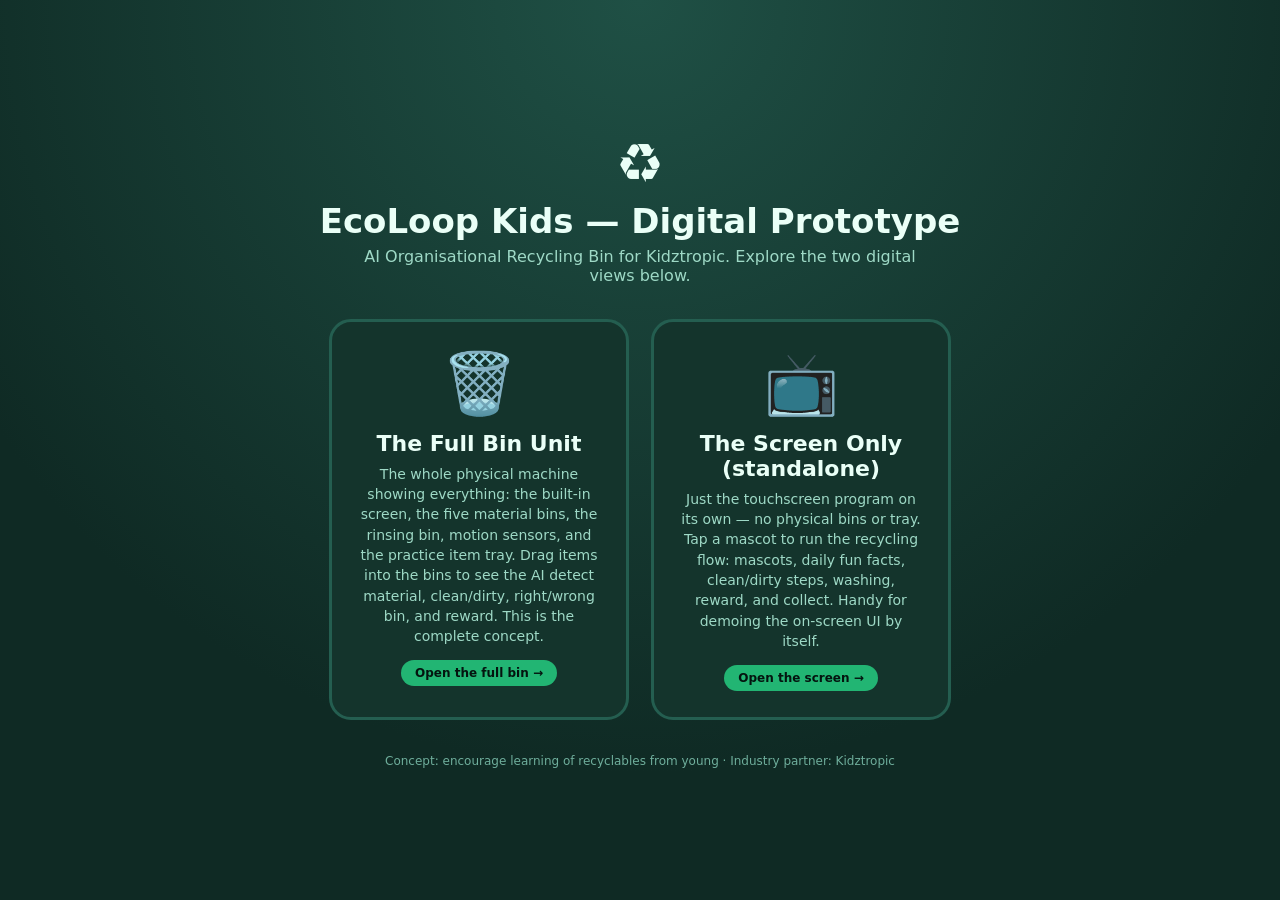
<file: digital-prototype/index.html>
<!DOCTYPE html>
<html lang="en">
<head>
  <meta charset="UTF-8" />
  <meta name="viewport" content="width=device-width, initial-scale=1.0" />
  <title>EcoLoop Kids | Digital Prototype</title>
  <style>
    * { margin: 0; padding: 0; box-sizing: border-box; }
    body {
      font-family: "Baloo 2", "Trebuchet MS", system-ui, sans-serif;
      background: radial-gradient(circle at 50% 0%, #1f5045, #0f2a24 70%);
      min-height: 100vh; color: #eafff7;
      display: flex; flex-direction: column; align-items: center; justify-content: center;
      padding: 30px; text-align: center;
    }
    .logo { font-size: 54px; }
    h1 { font-size: 34px; margin: 6px 0; }
    .sub { color: #9ed9c6; margin-bottom: 34px; font-size: 16px; max-width: 560px; }
    .cards { display: flex; gap: 22px; flex-wrap: wrap; justify-content: center; }
    .card {
      width: 300px; background: #14342c; border: 3px solid #245e50;
      border-radius: 22px; padding: 26px; text-decoration: none; color: #eafff7;
      transition: transform .15s ease, border-color .2s ease, box-shadow .2s ease;
    }
    .card:hover { transform: translateY(-6px); border-color: #22b573; box-shadow: 0 16px 30px rgba(0,0,0,.4); }
    .card .icon { font-size: 60px; }
    .card h2 { font-size: 22px; margin: 12px 0 8px; }
    .card p { font-size: 14px; color: #9ed9c6; line-height: 1.45; }
    .tag {
      display: inline-block; margin-top: 14px; font-size: 12px; font-weight: 800;
      background: #22b573; color: #04140f; padding: 6px 14px; border-radius: 999px;
    }
    footer { margin-top: 34px; font-size: 12px; color: #6fae9c; }
  </style>
</head>
<body>
  <div class="logo">♻️</div>
  <h1>EcoLoop Kids — Digital Prototype</h1>
  <p class="sub">AI Organisational Recycling Bin for Kidztropic. Explore the two digital views below.</p>

  <div class="cards">
    <a class="card" href="bin/bin.html">
      <div class="icon">🗑️</div>
      <h2>The Full Bin Unit</h2>
      <p>The whole physical machine showing everything: the built-in screen, the five material bins, the rinsing bin, motion sensors, and the practice item tray. Drag items into the bins to see the AI detect material, clean/dirty, right/wrong bin, and reward. This is the complete concept.</p>
      <span class="tag">Open the full bin →</span>
    </a>

    <a class="card" href="kiosk/index.html">
      <div class="icon">📺</div>
      <h2>The Screen Only (standalone)</h2>
      <p>Just the touchscreen program on its own — no physical bins or tray. Tap a mascot to run the recycling flow: mascots, daily fun facts, clean/dirty steps, washing, reward, and collect. Handy for demoing the on-screen UI by itself.</p>
      <span class="tag">Open the screen →</span>
    </a>
  </div>

  <footer>Concept: encourage learning of recyclables from young · Industry partner: Kidztropic</footer>
</body>
</html>
</file>
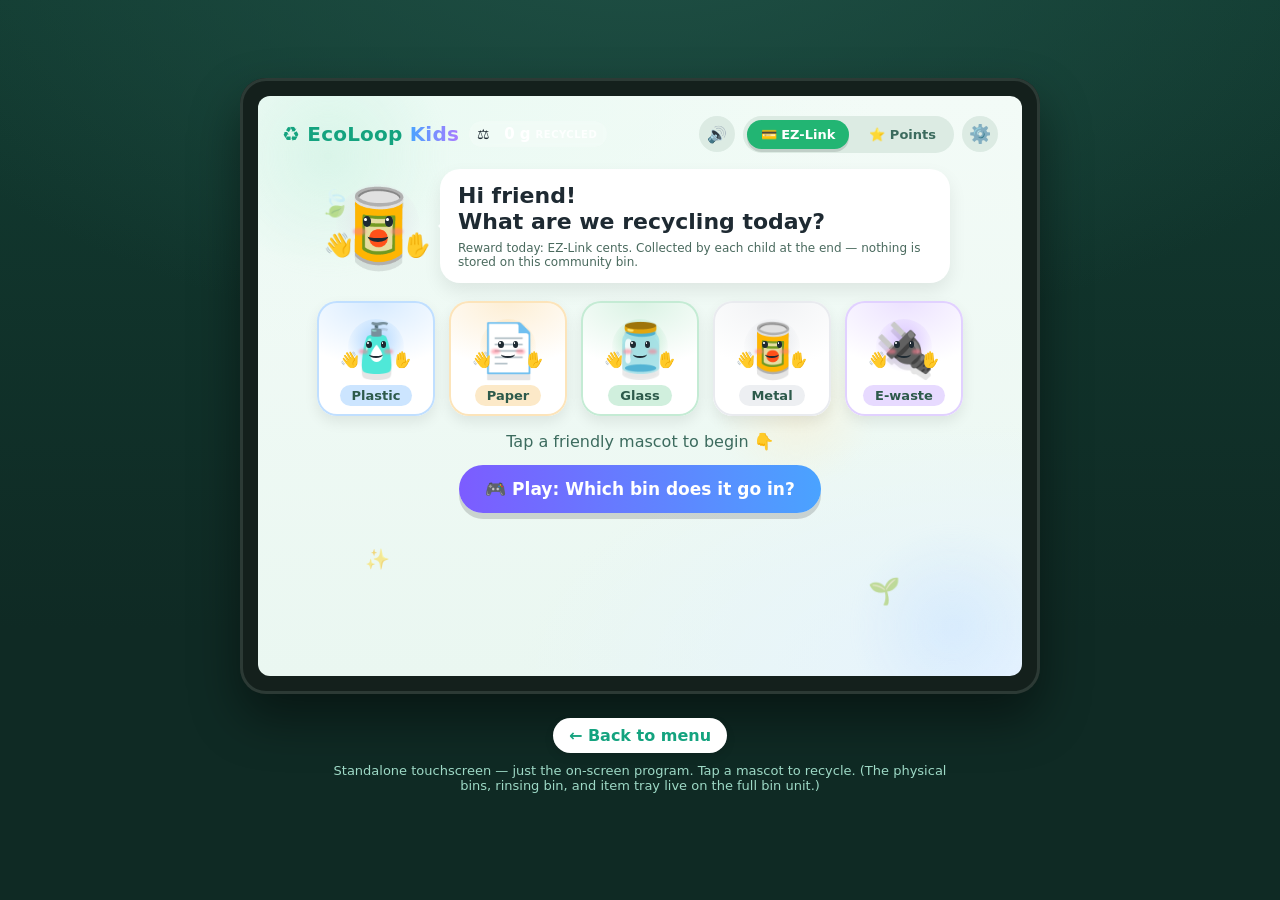
<file: digital-prototype/kiosk/index.html>
<!DOCTYPE html>
<html lang="en">
<head>
  <meta charset="UTF-8" />
  <meta name="viewport" content="width=device-width, initial-scale=1.0" />
  <title>EcoLoop Kids | Touchscreen (standalone)</title>
  <!-- Reuse the exact program styles from the bin screen, then add a standalone frame -->
  <link rel="stylesheet" href="../bin/bin.css" />
  <link rel="stylesheet" href="styles.css" />
</head>
<body class="kiosk-standalone">
  <div class="kiosk-shell">

    <!-- The standalone touchscreen mirrors the bin's built-in screen 1:1 -->
    <div class="screen-bezel">
      <div class="screen-glass" id="screenGlass">

        <!-- ===== PROGRAM (identical to the bin screen) ===== -->
        <div class="program" id="program">

          <!-- Soft animated backdrop shared by all screens -->
          <div class="scr-bg" aria-hidden="true">
            <span class="blob b1"></span>
            <span class="blob b2"></span>
            <span class="blob b3"></span>
            <span class="float f1">🍃</span>
            <span class="float f2">♻️</span>
            <span class="float f3">✨</span>
            <span class="float f4">🌱</span>
          </div>

          <!-- Floating "Good job!" praise pop -->
          <div class="praise-pop" id="praisePop" aria-live="polite"></div>
          <!-- Red "Incorrect" rejection pop (wrong bin) -->
          <div class="reject-pop" id="rejectPop" aria-live="assertive"></div>

          <!-- IDLE / WELCOME -->
          <section class="view view-idle active" id="view-idle">
            <div class="scr-topline">
              <div class="topline-left">
                <span class="scr-logo">♻️ EcoLoop <span class="logo-kids">Kids</span></span>
                <div class="waste-counter" id="wasteCounter" title="Total waste recycled this session">
                  <span class="waste-icon">⚖️</span>
                  <span class="waste-total" id="wasteTotal">0 g</span>
                  <span class="waste-label">recycled</span>
                </div>
              </div>
              <div class="topline-right">
                <button class="sound-btn" id="soundBtn" aria-label="Sound on">🔊</button>
                <div class="mode-toggle" title="Choose the reward for today">
                  <button class="mode-btn on" data-mode="ezlink">💳 EZ-Link</button>
                  <button class="mode-btn" data-mode="points">⭐ Points</button>
                </div>
                <button class="settings-btn" id="btnOpenSettings" aria-label="Teacher settings" title="Teacher / Admin settings">⚙️</button>
              </div>
            </div>

            <div class="welcome-hero">
              <div class="hero-char" id="heroChar"></div>
              <div class="hero-speech">
                <h2 class="welcome-title">Hi friend! <br>What are we recycling today?</h2>
                <p class="mode-note" id="modeNote"></p>
              </div>
            </div>

            <div class="welcome-mascots">
              <button class="welcome-item" data-open="plastic" style="--c:#4aa3ff">
                <span class="welcome-char" data-open="plastic"></span>
                <span class="welcome-label">Plastic</span>
              </button>
              <button class="welcome-item" data-open="paper" style="--c:#f6b23b">
                <span class="welcome-char" data-open="paper"></span>
                <span class="welcome-label">Paper</span>
              </button>
              <button class="welcome-item" data-open="glass" style="--c:#57c785">
                <span class="welcome-char" data-open="glass"></span>
                <span class="welcome-label">Glass</span>
              </button>
              <button class="welcome-item" data-open="metal" style="--c:#c0c6d0">
                <span class="welcome-char" data-open="metal"></span>
                <span class="welcome-label">Metal</span>
              </button>
              <button class="welcome-item" data-open="ewaste" style="--c:#a97bff">
                <span class="welcome-char" data-open="ewaste"></span>
                <span class="welcome-label">E-waste</span>
              </button>
            </div>
            <p class="hint">Tap a friendly mascot to begin 👇</p>

            <div class="idle-actions">
              <button class="btn btn-game" id="btnPlayGame">🎮 Play: Which bin does it go in?</button>
            </div>
          </section>

          <!-- MASCOT DETAIL -->
          <section class="view view-mascot" id="view-mascot">
            <div class="mascot-card">
              <div class="mascot-char" id="mascotChar"></div>
              <div class="mascot-info">
                <h2 id="mascotName">Pip the Pal</h2>
                <span class="mascot-material" id="mascotMaterial">Plastic</span>
                <p class="mascot-desc" id="mascotDesc"></p>
                <div class="mascot-examples" id="mascotExamples"></div>
              </div>
            </div>

            <!-- How to spot this material -->
            <div class="identify-card">
              <span class="identify-icon">🔍</span>
              <div>
                <span class="identify-label">How to spot me</span>
                <div class="clue-chips" id="clueChips"></div>
                <p class="identify-text" id="identifyText"></p>
              </div>
            </div>

            <!-- Daily fun fact -->
            <div class="fact-card">
              <span class="fact-star">💡</span>
              <div>
                <span class="fact-label">Fun fact of the day</span>
                <p class="fact-text" id="factText"></p>
              </div>
            </div>

            <!-- Clean choice -->
            <div class="item-check" id="itemCheck">
              <p class="check-q">Is your item clean and empty?</p>
              <div class="check-buttons">
                <button class="btn btn-clean" id="btnClean">✨ Yes, it's clean!</button>
                <button class="btn btn-dirty" id="btnDirty">😬 A bit dirty</button>
              </div>
            </div>

            <!-- Clean -> dispense -->
            <div class="dispense-box hidden" id="dispenseBox">
              <p class="good-choice">🎉 Great choice!</p>
              <button class="btn btn-dispense" id="btnDispense">Pop me in the bin!</button>
            </div>

            <!-- Dirty -> wash -->
            <div class="wash-box hidden" id="washBox">
              <p class="dirty-alert" id="dirtyAlert"></p>
              <div class="wash-steps" id="washSteps"></div>
              <button class="btn btn-wash" id="btnWash">🚰 Take me to the rinsing bin</button>
            </div>

            <button class="btn btn-back" id="btnBack">← Back</button>
          </section>

          <!-- SORTING MINI-GAME: "Which bin does it go in?" -->
          <section class="view view-game" id="view-game">
            <div class="game-top">
              <h2 class="game-title">Which bin does it go in?</h2>
              <div class="game-score">
                <span class="game-stars" id="gameStars"></span>
                <span class="game-star-label" id="gameStarLabel">Sort to earn stars!</span>
              </div>
            </div>

            <div class="game-item-card">
              <span class="game-item-emoji" id="gameItemEmoji">🧴</span>
              <span class="game-item-label" id="gameItemLabel">Clean water bottle</span>
            </div>

            <p class="game-ask">Tap the material you think it is 👇</p>
            <div class="game-choices" id="gameChoices"></div>

            <p class="game-feedback" id="gameFeedback" aria-live="polite"></p>

            <div class="game-buttons">
              <button class="btn btn-dispense hidden" id="gameNext">Next item →</button>
              <button class="btn btn-back" id="gameExit">← Done playing</button>
            </div>
          </section>

          <!-- WASHING -->
          <section class="view view-washing" id="view-washing">
            <div class="sink">
              <div class="tap">🚰</div>
              <div class="water" id="waterStream"></div>
              <div class="washing-char" id="washingChar"></div>
              <div class="bubbles" id="bubbles"></div>
            </div>
            <h2 id="washingText">Scrub scrub scrub...</h2>
            <div class="wash-progress"><div class="wash-progress-bar" id="washBar"></div></div>
            <button class="btn btn-dispense hidden" id="btnAfterWash">✨ All clean! Pop me in!</button>
          </section>

          <!-- REWARD (weighed, not yet collected) -->
          <section class="view view-reward" id="view-reward">
            <div class="confetti" id="confetti"></div>
            <div class="reward-char" id="rewardChar"></div>
            <h2 id="rewardText">Thank you!</h2>
            <p class="weigh-line">Weighing... <strong><span id="itemWeight">0</span> g</strong></p>
            <div class="reward-earned">
              <span class="reward-earned-label" id="rewardValueLabel">EZ-Link cents</span>
              <span class="reward-earned-value">+<span id="itemReward">0</span></span>
            </div>
            <button class="btn btn-again" id="btnToCollect">Collect my reward →</button>
          </section>

          <!-- COLLECT INCENTIVE INTERFACE -->
          <section class="view view-collect" id="view-collect">
            <div class="collect-icon" id="collectIcon">💳</div>
            <h2 id="collectTitle">Tap your EZ-Link card</h2>
            <p class="collect-how" id="collectHow"></p>
            <div class="collect-amount-wrap">
              <span class="collect-amount-label">Ready to collect</span>
              <span class="collect-amount" id="collectAmount">0</span>
            </div>
            <div class="collect-reader" id="collectReader">
              <div class="reader-pad">📡</div>
              <span class="reader-hint">reader</span>
            </div>
            <button class="btn btn-dispense" id="btnDoCollect">Collect my reward</button>
            <p class="community-note">This is a shared community bin — rewards are not stored here.</p>
          </section>

          <!-- DONE -->
          <section class="view view-done" id="view-done">
            <div class="confetti" id="confettiDone"></div>
            <div class="done-char" id="doneChar"></div>
            <h2 class="done-h" id="doneMsg">Collected!</h2>
            <p class="done-sub" id="doneSub"></p>
            <button class="btn btn-again" id="btnAgain">🔁 Recycle another item</button>
          </section>

        <!-- PIN ENTRY (gate before settings) -->
          <section class="view view-pin" id="view-pin">
            <div class="pin-wrap">
              <div class="pin-icon">🔐</div>
              <h2 class="pin-title">Teacher / Admin Access</h2>
              <p class="pin-sub">Enter the 4-digit PIN to continue.<br><span class="pin-default">Default PIN: 0000</span></p>
              <div class="pin-dots" id="pinDots">
                <span class="pin-dot" id="pd0"></span>
                <span class="pin-dot" id="pd1"></span>
                <span class="pin-dot" id="pd2"></span>
                <span class="pin-dot" id="pd3"></span>
              </div>
              <p class="pin-error hidden" id="pinError">❌ Incorrect PIN. Try again.</p>
              <div class="pin-keypad">
                <button class="pin-key" data-k="1">1</button>
                <button class="pin-key" data-k="2">2</button>
                <button class="pin-key" data-k="3">3</button>
                <button class="pin-key" data-k="4">4</button>
                <button class="pin-key" data-k="5">5</button>
                <button class="pin-key" data-k="6">6</button>
                <button class="pin-key" data-k="7">7</button>
                <button class="pin-key" data-k="8">8</button>
                <button class="pin-key" data-k="9">9</button>
                <button class="pin-key pin-clear" id="pinClear">⌫</button>
                <button class="pin-key" data-k="0">0</button>
                <button class="pin-key pin-cancel" id="pinCancel">✕</button>
              </div>
            </div>
          </section>

          <!-- TEACHER SETTINGS PANEL -->
          <section class="view view-settings" id="view-settings">
            <div class="settings-topbar">
              <h2 class="settings-title">⚙️ Teacher Settings</h2>
              <button class="btn btn-back settings-close" id="btnCloseSettings">✕ Close</button>
            </div>
            <div class="settings-body">
              <div class="settings-card">
                <h3 class="settings-card-title">📚 Recycling Mode</h3>
                <div class="mode-options">
                  <label class="mode-opt"><input type="radio" name="recycleMode" value="learning" id="modeLearning"><span><strong>Learning Mode</strong><small>Rewards correct sorting and cleaning</small></span></label>
                  <label class="mode-opt"><input type="radio" name="recycleMode" value="recycling" id="modeRecycling"><span><strong>Recycling Mode</strong><small>Rewards the amount recycled</small></span></label>
                  <label class="mode-opt"><input type="radio" name="recycleMode" value="challenge" id="modeChallenge"><span><strong>Challenge Mode</strong><small>Competitions between students / classes</small></span></label>
                </div>
              </div>
              <div class="settings-card">
                <h3 class="settings-card-title">♻️ Points per 100 g (per material)</h3>
                <div class="material-rows">
                  <div class="mat-row" style="--c:#4aa3ff"><span class="mat-emoji">🧴</span><span class="mat-name">Plastic</span><input class="mat-input" type="number" id="ptPlastic" min="0" max="999" value="10"><span class="mat-unit">pts</span></div>
                  <div class="mat-row" style="--c:#f6b23b"><span class="mat-emoji">📄</span><span class="mat-name">Paper</span><input class="mat-input" type="number" id="ptPaper" min="0" max="999" value="5"><span class="mat-unit">pts</span></div>
                  <div class="mat-row" style="--c:#57c785"><span class="mat-emoji">🫙</span><span class="mat-name">Glass</span><input class="mat-input" type="number" id="ptGlass" min="0" max="999" value="8"><span class="mat-unit">pts</span></div>
                  <div class="mat-row" style="--c:#c0c6d0"><span class="mat-emoji">🥫</span><span class="mat-name">Metal</span><input class="mat-input" type="number" id="ptMetal" min="0" max="999" value="8"><span class="mat-unit">pts</span></div>
                  <div class="mat-row" style="--c:#a97bff"><span class="mat-emoji">🔌</span><span class="mat-name">E-waste</span><input class="mat-input" type="number" id="ptEwaste" min="0" max="999" value="15"><span class="mat-unit">pts</span></div>
                </div>
              </div>
              <div class="settings-card">
                <h3 class="settings-card-title">✖️ Point Multipliers (per material)</h3>
                <div class="material-rows">
                  <div class="mat-row" style="--c:#4aa3ff"><span class="mat-emoji">🧴</span><span class="mat-name">Plastic</span><input class="mat-input" type="number" id="mxPlastic" min="1" max="10" step="0.5" value="1"><span class="mat-unit">×</span></div>
                  <div class="mat-row" style="--c:#f6b23b"><span class="mat-emoji">📄</span><span class="mat-name">Paper</span><input class="mat-input" type="number" id="mxPaper" min="1" max="10" step="0.5" value="1"><span class="mat-unit">×</span></div>
                  <div class="mat-row" style="--c:#57c785"><span class="mat-emoji">🫙</span><span class="mat-name">Glass</span><input class="mat-input" type="number" id="mxGlass" min="1" max="10" step="0.5" value="1"><span class="mat-unit">×</span></div>
                  <div class="mat-row" style="--c:#c0c6d0"><span class="mat-emoji">🥫</span><span class="mat-name">Metal</span><input class="mat-input" type="number" id="mxMetal" min="1" max="10" step="0.5" value="1"><span class="mat-unit">×</span></div>
                  <div class="mat-row" style="--c:#a97bff"><span class="mat-emoji">🔌</span><span class="mat-name">E-waste</span><input class="mat-input" type="number" id="mxEwaste" min="1" max="10" step="0.5" value="2"><span class="mat-unit">×</span></div>
                </div>
              </div>
              <div class="settings-card">
                <h3 class="settings-card-title">🌟 Bonus Points for Good Habits</h3>
                <div class="bonus-rows">
                  <div class="bonus-row"><span class="bonus-label">✅ Correctly sorted item</span><input class="mat-input" type="number" id="bonusSort" min="0" max="99" value="5"><span class="mat-unit">pts</span></div>
                  <div class="bonus-row"><span class="bonus-label">🧼 Recycled a clean item</span><input class="mat-input" type="number" id="bonusClean" min="0" max="99" value="5"><span class="mat-unit">pts</span></div>
                  <div class="bonus-row"><span class="bonus-label">🚰 Washed a dirty item correctly</span><input class="mat-input" type="number" id="bonusWash" min="0" max="99" value="10"><span class="mat-unit">pts</span></div>
                </div>
              </div>
              <div class="settings-card">
                <h3 class="settings-card-title">📊 Limits &amp; Goals</h3>
                <div class="bonus-rows">
                  <div class="bonus-row"><span class="bonus-label">🛑 Max points per student per day</span><input class="mat-input" type="number" id="dailyMax" min="0" max="9999" value="200"><span class="mat-unit">pts</span></div>
                  <div class="bonus-row"><span class="bonus-label">🏫 Class goal (total EcoPoints)</span><input class="mat-input" type="number" id="classGoal" min="0" max="99999" value="5000"><span class="mat-unit">pts</span></div>
                  <div class="bonus-row"><span class="bonus-label">📅 Goal deadline</span><input class="mat-input mat-input-date" type="date" id="goalDate"></div>
                </div>
              </div>
              <div class="settings-card">
                <h3 class="settings-card-title">🏆 Reward Milestones</h3>
                <div class="bonus-rows">
                  <div class="bonus-row"><span class="bonus-label">🌱 Eco Rookie</span><input class="mat-input" type="number" id="ms1Pts" min="0" max="9999" value="100"><span class="mat-unit">pts</span></div>
                  <div class="bonus-row"><span class="bonus-label">⭐ Eco Hero</span><input class="mat-input" type="number" id="ms2Pts" min="0" max="9999" value="250"><span class="mat-unit">pts</span></div>
                  <div class="bonus-row"><span class="bonus-label">🏆 Eco Champion</span><input class="mat-input" type="number" id="ms3Pts" min="0" max="9999" value="500"><span class="mat-unit">pts</span></div>
                </div>
              </div>
              <div class="settings-card">
                <h3 class="settings-card-title">🎉 Special Bonus Period</h3>
                <div class="bonus-rows">
                  <div class="bonus-row"><span class="bonus-label">✏️ Period name</span><input class="mat-input mat-input-text" type="text" id="bonusPeriodName" placeholder="e.g. Recycling Week" maxlength="30"></div>
                  <div class="bonus-row"><span class="bonus-label">✖️ Multiplier during period</span><input class="mat-input" type="number" id="bonusPeriodMx" min="1" max="10" step="0.5" value="2"><span class="mat-unit">×</span></div>
                  <div class="bonus-row"><span class="bonus-label">📅 Start date</span><input class="mat-input mat-input-date" type="date" id="bonusPeriodStart"></div>
                  <div class="bonus-row"><span class="bonus-label">📅 End date</span><input class="mat-input mat-input-date" type="date" id="bonusPeriodEnd"></div>
                </div>
              </div>
              <div class="settings-card">
                <h3 class="settings-card-title">🔑 Change PIN</h3>
                <div class="bonus-rows">
                  <div class="bonus-row"><span class="bonus-label">New 4-digit PIN</span><input class="mat-input" type="password" id="newPin" maxlength="4" placeholder="••••" inputmode="numeric" pattern="[0-9]{4}"></div>
                  <div class="bonus-row"><span class="bonus-label">Confirm new PIN</span><input class="mat-input" type="password" id="confirmPin" maxlength="4" placeholder="••••" inputmode="numeric" pattern="[0-9]{4}"></div>
                  <p class="pin-change-msg hidden" id="pinChangeMsg"></p>
                </div>
              </div>
            </div>
            <div class="settings-footer">
              <button class="btn btn-save-settings" id="btnSaveSettings">💾 Save Settings</button>
              <p class="save-msg hidden" id="saveMsg">✅ Settings saved!</p>
            </div>
          </section>

        </div>
        <!-- ===== /PROGRAM ===== -->

      </div>
    </div>

    <a class="home-link" href="../index.html">← Back to menu</a>
    <p class="caption">Standalone touchscreen — just the on-screen program. Tap a mascot to recycle. (The physical bins, rinsing bin, and item tray live on the full bin unit.)</p>
  </div>

  <!-- Reuse the exact program logic from the bin screen -->
  <script src="../bin/bin.js"></script>
</body>
</html>
</file>
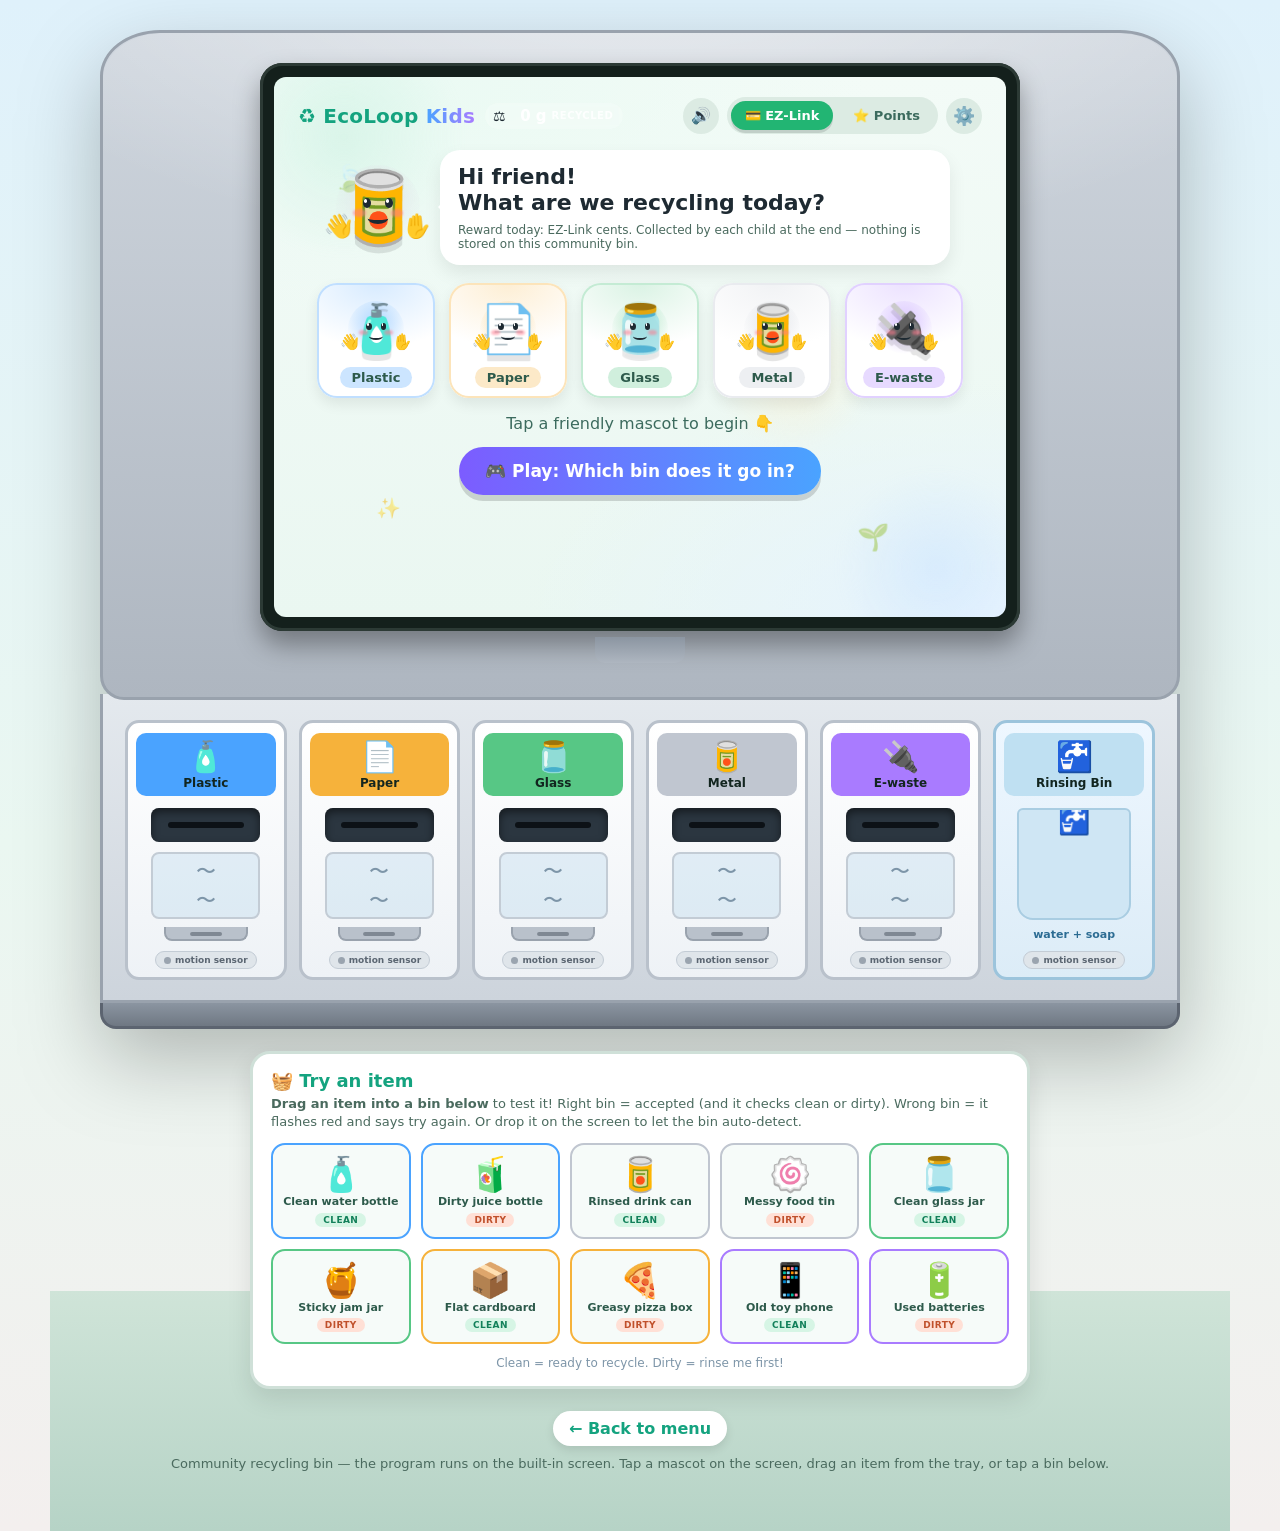
<file: digital-prototype/bin/bin.html>
<!DOCTYPE html>
<html lang="en">
<head>
  <meta charset="UTF-8" />
  <meta name="viewport" content="width=device-width, initial-scale=1.0" />
  <title>EcoLoop Kids | Community Recycling Bin</title>
  <link rel="stylesheet" href="bin.css" />
</head>
<body>
  <div class="room">
    <div class="floor"></div>

    <!-- ================= THE BIN UNIT ================= -->
    <div class="unit" id="unit">

      <!-- Curved hood + BIG mounted screen with the program inside -->
      <div class="hood">
        <div class="hood-shade"></div>
        <div class="screen-mount">
          <div class="screen-bezel">
            <div class="screen-glass" id="screenGlass">

              <!-- ===== PROGRAM: runs inside the unit's screen ===== -->
              <div class="program" id="program">

                <!-- Soft animated backdrop shared by all screens -->
                <div class="scr-bg" aria-hidden="true">
                  <span class="blob b1"></span>
                  <span class="blob b2"></span>
                  <span class="blob b3"></span>
                  <span class="float f1">🍃</span>
                  <span class="float f2">♻️</span>
                  <span class="float f3">✨</span>
                  <span class="float f4">🌱</span>
                </div>

                <!-- Floating "Good job!" praise pop -->
                <div class="praise-pop" id="praisePop" aria-live="polite"></div>
                <!-- Red "Incorrect" rejection pop (wrong bin) -->
                <div class="reject-pop" id="rejectPop" aria-live="assertive"></div>

                <!-- IDLE / WELCOME -->
                <section class="view view-idle active" id="view-idle">
                  <div class="scr-topline">
                    <div class="topline-left">
                      <span class="scr-logo">♻️ EcoLoop <span class="logo-kids">Kids</span></span>
                      <div class="waste-counter" id="wasteCounter" title="Total waste recycled this session">
                        <span class="waste-icon">⚖️</span>
                        <span class="waste-total" id="wasteTotal">0 g</span>
                        <span class="waste-label">recycled</span>
                      </div>
                    </div>
                    <div class="topline-right">
                      <button class="sound-btn" id="soundBtn" aria-label="Sound on">🔊</button>
                      <div class="mode-toggle" title="Choose the reward for today">
                        <button class="mode-btn on" data-mode="ezlink">💳 EZ-Link</button>
                        <button class="mode-btn" data-mode="points">⭐ Points</button>
                      </div>
                      <button class="settings-btn" id="btnOpenSettings" aria-label="Teacher settings" title="Teacher / Admin settings">⚙️</button>
                    </div>
                  </div>

                  <div class="welcome-hero">
                    <div class="hero-char" id="heroChar"></div>
                    <div class="hero-speech">
                      <h2 class="welcome-title">Hi friend! <br>What are we recycling today?</h2>
                      <p class="mode-note" id="modeNote"></p>
                    </div>
                  </div>

                  <div class="welcome-mascots">
                    <button class="welcome-item" data-open="plastic" style="--c:#4aa3ff">
                      <span class="welcome-char" data-open="plastic"></span>
                      <span class="welcome-label">Plastic</span>
                    </button>
                    <button class="welcome-item" data-open="paper" style="--c:#f6b23b">
                      <span class="welcome-char" data-open="paper"></span>
                      <span class="welcome-label">Paper</span>
                    </button>
                    <button class="welcome-item" data-open="glass" style="--c:#57c785">
                      <span class="welcome-char" data-open="glass"></span>
                      <span class="welcome-label">Glass</span>
                    </button>
                    <button class="welcome-item" data-open="metal" style="--c:#c0c6d0">
                      <span class="welcome-char" data-open="metal"></span>
                      <span class="welcome-label">Metal</span>
                    </button>
                    <button class="welcome-item" data-open="ewaste" style="--c:#a97bff">
                      <span class="welcome-char" data-open="ewaste"></span>
                      <span class="welcome-label">E-waste</span>
                    </button>
                  </div>
                  <p class="hint">Tap a friendly mascot to begin 👇</p>

                  <div class="idle-actions">
                    <button class="btn btn-game" id="btnPlayGame">🎮 Play: Which bin does it go in?</button>
                  </div>
                </section>

                <!-- MASCOT DETAIL -->
                <section class="view view-mascot" id="view-mascot">
                  <div class="mascot-card">
                    <div class="mascot-char" id="mascotChar"></div>
                    <div class="mascot-info">
                      <h2 id="mascotName">Pip the Pal</h2>
                      <span class="mascot-material" id="mascotMaterial">Plastic</span>
                      <p class="mascot-desc" id="mascotDesc"></p>
                      <div class="mascot-examples" id="mascotExamples"></div>
                    </div>
                  </div>

                  <!-- How to spot this material (identification learning) -->
                  <div class="identify-card">
                    <span class="identify-icon">🔍</span>
                    <div>
                      <span class="identify-label">How to spot me</span>
                      <div class="clue-chips" id="clueChips"></div>
                      <p class="identify-text" id="identifyText"></p>
                    </div>
                  </div>

                  <!-- Daily fun fact -->
                  <div class="fact-card">
                    <span class="fact-star">💡</span>
                    <div>
                      <span class="fact-label">Fun fact of the day</span>
                      <p class="fact-text" id="factText"></p>
                    </div>
                  </div>

                  <!-- Clean choice -->
                  <div class="item-check" id="itemCheck">
                    <p class="check-q">Is your item clean and empty?</p>
                    <div class="check-buttons">
                      <button class="btn btn-clean" id="btnClean">✨ Yes, it's clean!</button>
                      <button class="btn btn-dirty" id="btnDirty">😬 A bit dirty</button>
                    </div>
                  </div>

                  <!-- Clean -> dispense -->
                  <div class="dispense-box hidden" id="dispenseBox">
                    <p class="good-choice">🎉 Great choice!</p>
                    <button class="btn btn-dispense" id="btnDispense">Pop me in the bin!</button>
                  </div>

                  <!-- Dirty -> wash -->
                  <div class="wash-box hidden" id="washBox">
                    <p class="dirty-alert" id="dirtyAlert"></p>
                    <div class="wash-steps" id="washSteps"></div>
                    <button class="btn btn-wash" id="btnWash">🚰 Take me to the rinsing bin</button>
                  </div>

                  <button class="btn btn-back" id="btnBack">← Back</button>
                </section>

                <!-- SORTING MINI-GAME: "Which bin does it go in?" -->
                <section class="view view-game" id="view-game">
                  <div class="game-top">
                    <h2 class="game-title">Which bin does it go in?</h2>
                    <div class="game-score">
                      <span class="game-stars" id="gameStars"></span>
                      <span class="game-star-label" id="gameStarLabel">Sort to earn stars!</span>
                    </div>
                  </div>

                  <div class="game-item-card">
                    <span class="game-item-emoji" id="gameItemEmoji">🧴</span>
                    <span class="game-item-label" id="gameItemLabel">Clean water bottle</span>
                  </div>

                  <p class="game-ask">Tap the material you think it is 👇</p>
                  <div class="game-choices" id="gameChoices"></div>

                  <p class="game-feedback" id="gameFeedback" aria-live="polite"></p>

                  <div class="game-buttons">
                    <button class="btn btn-dispense hidden" id="gameNext">Next item →</button>
                    <button class="btn btn-back" id="gameExit">← Done playing</button>
                  </div>
                </section>

                <!-- WASHING -->
                <section class="view view-washing" id="view-washing">
                  <div class="sink">
                    <div class="tap">🚰</div>
                    <div class="water" id="waterStream"></div>
                    <div class="washing-char" id="washingChar"></div>
                    <div class="bubbles" id="bubbles"></div>
                  </div>
                  <h2 id="washingText">Scrub scrub scrub...</h2>
                  <div class="wash-progress"><div class="wash-progress-bar" id="washBar"></div></div>
                  <button class="btn btn-dispense hidden" id="btnAfterWash">✨ All clean! Pop me in!</button>
                </section>

                <!-- REWARD (weighed, not yet collected) -->
                <section class="view view-reward" id="view-reward">
                  <div class="confetti" id="confetti"></div>
                  <div class="reward-char" id="rewardChar"></div>
                  <h2 id="rewardText">Thank you!</h2>
                  <p class="weigh-line">Weighing... <strong><span id="itemWeight">0</span> g</strong></p>
                  <div class="reward-earned">
                    <span class="reward-earned-label" id="rewardValueLabel">EZ-Link cents</span>
                    <span class="reward-earned-value">+<span id="itemReward">0</span></span>
                  </div>
                  <button class="btn btn-again" id="btnToCollect">Collect my reward →</button>
                </section>

                <!-- COLLECT INCENTIVE INTERFACE -->
                <section class="view view-collect" id="view-collect">
                  <div class="collect-icon" id="collectIcon">💳</div>
                  <h2 id="collectTitle">Tap your EZ-Link card</h2>
                  <p class="collect-how" id="collectHow"></p>
                  <div class="collect-amount-wrap">
                    <span class="collect-amount-label">Ready to collect</span>
                    <span class="collect-amount" id="collectAmount">0</span>
                  </div>
                  <div class="collect-reader" id="collectReader">
                    <div class="reader-pad">📡</div>
                    <span class="reader-hint">reader</span>
                  </div>
                  <button class="btn btn-dispense" id="btnDoCollect">Collect my reward</button>
                  <p class="community-note">This is a shared community bin — rewards are not stored here.</p>
                </section>

                <!-- DONE -->
                <section class="view view-done" id="view-done">
                  <div class="confetti" id="confettiDone"></div>
                  <div class="done-char" id="doneChar"></div>
                  <h2 class="done-h" id="doneMsg">Collected!</h2>
                  <p class="done-sub" id="doneSub"></p>
                  <button class="btn btn-again" id="btnAgain">🔁 Recycle another item</button>
                </section>

                <!-- PIN ENTRY (gate before settings) -->
                <section class="view view-pin" id="view-pin">
                  <div class="pin-wrap">
                    <div class="pin-icon">🔐</div>
                    <h2 class="pin-title">Teacher / Admin Access</h2>
                    <p class="pin-sub">Enter the 4-digit PIN to continue.<br><span class="pin-default">Default PIN: 0000</span></p>
                    <div class="pin-dots" id="pinDots">
                      <span class="pin-dot" id="pd0"></span>
                      <span class="pin-dot" id="pd1"></span>
                      <span class="pin-dot" id="pd2"></span>
                      <span class="pin-dot" id="pd3"></span>
                    </div>
                    <p class="pin-error hidden" id="pinError">❌ Incorrect PIN. Try again.</p>
                    <div class="pin-keypad">
                      <button class="pin-key" data-k="1">1</button>
                      <button class="pin-key" data-k="2">2</button>
                      <button class="pin-key" data-k="3">3</button>
                      <button class="pin-key" data-k="4">4</button>
                      <button class="pin-key" data-k="5">5</button>
                      <button class="pin-key" data-k="6">6</button>
                      <button class="pin-key" data-k="7">7</button>
                      <button class="pin-key" data-k="8">8</button>
                      <button class="pin-key" data-k="9">9</button>
                      <button class="pin-key pin-clear" id="pinClear">⌫</button>
                      <button class="pin-key" data-k="0">0</button>
                      <button class="pin-key pin-cancel" id="pinCancel">✕</button>
                    </div>
                  </div>
                </section>

                <!-- TEACHER SETTINGS PANEL -->
                <section class="view view-settings" id="view-settings">
                  <div class="settings-topbar">
                    <h2 class="settings-title">⚙️ Teacher Settings</h2>
                    <button class="btn btn-back settings-close" id="btnCloseSettings">✕ Close</button>
                  </div>

                  <div class="settings-body">

                    <!-- MODE SELECTOR -->
                    <div class="settings-card">
                      <h3 class="settings-card-title">📚 Recycling Mode</h3>
                      <div class="mode-options">
                        <label class="mode-opt">
                          <input type="radio" name="recycleMode" value="learning" id="modeLearning">
                          <span>
                            <strong>Learning Mode</strong>
                            <small>Rewards correct sorting and cleaning</small>
                          </span>
                        </label>
                        <label class="mode-opt">
                          <input type="radio" name="recycleMode" value="recycling" id="modeRecycling">
                          <span>
                            <strong>Recycling Mode</strong>
                            <small>Rewards the amount recycled</small>
                          </span>
                        </label>
                        <label class="mode-opt">
                          <input type="radio" name="recycleMode" value="challenge" id="modeChallenge">
                          <span>
                            <strong>Challenge Mode</strong>
                            <small>Competitions between students / classes</small>
                          </span>
                        </label>
                      </div>
                    </div>

                    <!-- PER-MATERIAL POINTS -->
                    <div class="settings-card">
                      <h3 class="settings-card-title">♻️ Points per 100 g (per material)</h3>
                      <div class="material-rows">
                        <div class="mat-row" style="--c:#4aa3ff">
                          <span class="mat-emoji">🧴</span><span class="mat-name">Plastic</span>
                          <input class="mat-input" type="number" id="ptPlastic" min="0" max="999" value="10">
                          <span class="mat-unit">pts</span>
                        </div>
                        <div class="mat-row" style="--c:#f6b23b">
                          <span class="mat-emoji">📄</span><span class="mat-name">Paper</span>
                          <input class="mat-input" type="number" id="ptPaper" min="0" max="999" value="5">
                          <span class="mat-unit">pts</span>
                        </div>
                        <div class="mat-row" style="--c:#57c785">
                          <span class="mat-emoji">🫙</span><span class="mat-name">Glass</span>
                          <input class="mat-input" type="number" id="ptGlass" min="0" max="999" value="8">
                          <span class="mat-unit">pts</span>
                        </div>
                        <div class="mat-row" style="--c:#c0c6d0">
                          <span class="mat-emoji">🥫</span><span class="mat-name">Metal</span>
                          <input class="mat-input" type="number" id="ptMetal" min="0" max="999" value="8">
                          <span class="mat-unit">pts</span>
                        </div>
                        <div class="mat-row" style="--c:#a97bff">
                          <span class="mat-emoji">🔌</span><span class="mat-name">E-waste</span>
                          <input class="mat-input" type="number" id="ptEwaste" min="0" max="999" value="15">
                          <span class="mat-unit">pts</span>
                        </div>
                      </div>
                    </div>

                    <!-- MULTIPLIERS -->
                    <div class="settings-card">
                      <h3 class="settings-card-title">✖️ Point Multipliers (per material)</h3>
                      <div class="material-rows">
                        <div class="mat-row" style="--c:#4aa3ff">
                          <span class="mat-emoji">🧴</span><span class="mat-name">Plastic</span>
                          <input class="mat-input" type="number" id="mxPlastic" min="1" max="10" step="0.5" value="1">
                          <span class="mat-unit">×</span>
                        </div>
                        <div class="mat-row" style="--c:#f6b23b">
                          <span class="mat-emoji">📄</span><span class="mat-name">Paper</span>
                          <input class="mat-input" type="number" id="mxPaper" min="1" max="10" step="0.5" value="1">
                          <span class="mat-unit">×</span>
                        </div>
                        <div class="mat-row" style="--c:#57c785">
                          <span class="mat-emoji">🫙</span><span class="mat-name">Glass</span>
                          <input class="mat-input" type="number" id="mxGlass" min="1" max="10" step="0.5" value="1">
                          <span class="mat-unit">×</span>
                        </div>
                        <div class="mat-row" style="--c:#c0c6d0">
                          <span class="mat-emoji">🥫</span><span class="mat-name">Metal</span>
                          <input class="mat-input" type="number" id="mxMetal" min="1" max="10" step="0.5" value="1">
                          <span class="mat-unit">×</span>
                        </div>
                        <div class="mat-row" style="--c:#a97bff">
                          <span class="mat-emoji">🔌</span><span class="mat-name">E-waste</span>
                          <input class="mat-input" type="number" id="mxEwaste" min="1" max="10" step="0.5" value="2">
                          <span class="mat-unit">×</span>
                        </div>
                      </div>
                    </div>

                    <!-- BONUS POINTS -->
                    <div class="settings-card">
                      <h3 class="settings-card-title">🌟 Bonus Points for Good Habits</h3>
                      <div class="bonus-rows">
                        <div class="bonus-row">
                          <span class="bonus-label">✅ Correctly sorted item</span>
                          <input class="mat-input" type="number" id="bonusSort" min="0" max="99" value="5">
                          <span class="mat-unit">pts</span>
                        </div>
                        <div class="bonus-row">
                          <span class="bonus-label">🧼 Recycled a clean item</span>
                          <input class="mat-input" type="number" id="bonusClean" min="0" max="99" value="5">
                          <span class="mat-unit">pts</span>
                        </div>
                        <div class="bonus-row">
                          <span class="bonus-label">🚰 Washed a dirty item correctly</span>
                          <input class="mat-input" type="number" id="bonusWash" min="0" max="99" value="10">
                          <span class="mat-unit">pts</span>
                        </div>
                      </div>
                    </div>

                    <!-- DAILY MAX + CLASS GOAL -->
                    <div class="settings-card">
                      <h3 class="settings-card-title">📊 Limits &amp; Goals</h3>
                      <div class="bonus-rows">
                        <div class="bonus-row">
                          <span class="bonus-label">🛑 Max points per student per day</span>
                          <input class="mat-input" type="number" id="dailyMax" min="0" max="9999" value="200">
                          <span class="mat-unit">pts</span>
                        </div>
                        <div class="bonus-row">
                          <span class="bonus-label">🏫 Class goal (total EcoPoints)</span>
                          <input class="mat-input" type="number" id="classGoal" min="0" max="99999" value="5000">
                          <span class="mat-unit">pts</span>
                        </div>
                        <div class="bonus-row">
                          <span class="bonus-label">📅 Goal deadline</span>
                          <input class="mat-input mat-input-date" type="date" id="goalDate">
                        </div>
                      </div>
                    </div>

                    <!-- REWARD MILESTONES -->
                    <div class="settings-card">
                      <h3 class="settings-card-title">🏆 Reward Milestones</h3>
                      <div class="bonus-rows">
                        <div class="bonus-row">
                          <span class="bonus-label">🌱 Eco Rookie</span>
                          <input class="mat-input" type="number" id="ms1Pts" min="0" max="9999" value="100">
                          <span class="mat-unit">pts</span>
                        </div>
                        <div class="bonus-row">
                          <span class="bonus-label">⭐ Eco Hero</span>
                          <input class="mat-input" type="number" id="ms2Pts" min="0" max="9999" value="250">
                          <span class="mat-unit">pts</span>
                        </div>
                        <div class="bonus-row">
                          <span class="bonus-label">🏆 Eco Champion</span>
                          <input class="mat-input" type="number" id="ms3Pts" min="0" max="9999" value="500">
                          <span class="mat-unit">pts</span>
                        </div>
                      </div>
                    </div>

                    <!-- BONUS PERIOD -->
                    <div class="settings-card">
                      <h3 class="settings-card-title">🎉 Special Bonus Period</h3>
                      <div class="bonus-rows">
                        <div class="bonus-row">
                          <span class="bonus-label">✏️ Period name (e.g. Recycling Week)</span>
                          <input class="mat-input mat-input-text" type="text" id="bonusPeriodName" placeholder="e.g. Recycling Week" maxlength="30">
                        </div>
                        <div class="bonus-row">
                          <span class="bonus-label">✖️ Points multiplier during period</span>
                          <input class="mat-input" type="number" id="bonusPeriodMx" min="1" max="10" step="0.5" value="2">
                          <span class="mat-unit">×</span>
                        </div>
                        <div class="bonus-row">
                          <span class="bonus-label">📅 Period start</span>
                          <input class="mat-input mat-input-date" type="date" id="bonusPeriodStart">
                        </div>
                        <div class="bonus-row">
                          <span class="bonus-label">📅 Period end</span>
                          <input class="mat-input mat-input-date" type="date" id="bonusPeriodEnd">
                        </div>
                      </div>
                    </div>

                    <!-- CHANGE PIN -->
                    <div class="settings-card">
                      <h3 class="settings-card-title">🔑 Change PIN</h3>
                      <div class="bonus-rows">
                        <div class="bonus-row">
                          <span class="bonus-label">New 4-digit PIN</span>
                          <input class="mat-input" type="password" id="newPin" maxlength="4" placeholder="••••" inputmode="numeric" pattern="[0-9]{4}">
                        </div>
                        <div class="bonus-row">
                          <span class="bonus-label">Confirm new PIN</span>
                          <input class="mat-input" type="password" id="confirmPin" maxlength="4" placeholder="••••" inputmode="numeric" pattern="[0-9]{4}">
                        </div>
                        <p class="pin-change-msg hidden" id="pinChangeMsg"></p>
                      </div>
                    </div>

                  </div><!-- /.settings-body -->

                  <div class="settings-footer">
                    <button class="btn btn-save-settings" id="btnSaveSettings">💾 Save Settings</button>
                    <p class="save-msg hidden" id="saveMsg">✅ Settings saved!</p>
                  </div>
                </section>

              </div>
              <!-- ===== /PROGRAM ===== -->

            </div>
          </div>
          <div class="screen-neck"></div>
        </div>
      </div>

      <!-- Body: the row of physical bins -->
      <div class="body">
        <div class="bin-row" id="binRow">

          <div class="station" data-material="plastic" style="--c:#4aa3ff">
            <div class="station-head">
              <span class="station-emoji">🧴</span>
              <span class="station-name">Plastic</span>
            </div>
            <div class="station-slot"><span class="slot-mouth"></span></div>
            <div class="station-window"><span class="wave">〜</span><span class="wave">〜</span></div>
            <div class="station-drawer"></div>
            <div class="sensor"><span class="sensor-dot"></span>motion sensor</div>
          </div>

          <div class="station" data-material="paper" style="--c:#f6b23b">
            <div class="station-head">
              <span class="station-emoji">📄</span>
              <span class="station-name">Paper</span>
            </div>
            <div class="station-slot"><span class="slot-mouth"></span></div>
            <div class="station-window"><span class="wave">〜</span><span class="wave">〜</span></div>
            <div class="station-drawer"></div>
            <div class="sensor"><span class="sensor-dot"></span>motion sensor</div>
          </div>

          <div class="station" data-material="glass" style="--c:#57c785">
            <div class="station-head">
              <span class="station-emoji">🫙</span>
              <span class="station-name">Glass</span>
            </div>
            <div class="station-slot"><span class="slot-mouth"></span></div>
            <div class="station-window"><span class="wave">〜</span><span class="wave">〜</span></div>
            <div class="station-drawer"></div>
            <div class="sensor"><span class="sensor-dot"></span>motion sensor</div>
          </div>

          <div class="station" data-material="metal" style="--c:#c0c6d0">
            <div class="station-head">
              <span class="station-emoji">🥫</span>
              <span class="station-name">Metal</span>
            </div>
            <div class="station-slot"><span class="slot-mouth"></span></div>
            <div class="station-window"><span class="wave">〜</span><span class="wave">〜</span></div>
            <div class="station-drawer"></div>
            <div class="sensor"><span class="sensor-dot"></span>motion sensor</div>
          </div>

          <div class="station" data-material="ewaste" style="--c:#a97bff">
            <div class="station-head">
              <span class="station-emoji">🔌</span>
              <span class="station-name">E-waste</span>
            </div>
            <div class="station-slot"><span class="slot-mouth"></span></div>
            <div class="station-window"><span class="wave">〜</span><span class="wave">〜</span></div>
            <div class="station-drawer"></div>
            <div class="sensor"><span class="sensor-dot"></span>motion sensor</div>
          </div>

          <!-- Rinsing bin -->
          <div class="station rinse" data-material="rinse">
            <div class="station-head">
              <span class="station-emoji">🚰</span>
              <span class="station-name">Rinsing Bin</span>
            </div>
            <div class="sink-basin">
              <div class="tap">🚰</div>
              <div class="sink-water" id="sinkWater"></div>
            </div>
            <div class="rinse-note">water + soap</div>
            <div class="sensor"><span class="sensor-dot"></span>motion sensor</div>
          </div>

        </div>
      </div>

      <!-- base -->
      <div class="base"></div>
    </div>

    <!-- ============ Practice item tray (drag onto the screen) ============ -->
    <aside class="tray-panel">
      <div class="tray-header">
        <h3>🧺 Try an item</h3>
        <p><strong>Drag an item into a bin below</strong> to test it! Right bin = accepted (and it checks clean or dirty). Wrong bin = it flashes red and says try again. Or drop it on the screen to let the bin auto-detect.</p>
      </div>
      <div class="item-tray" id="itemTray"></div>
      <p class="tray-hint">Clean = ready to recycle. Dirty = rinse me first!</p>
    </aside>

    <a class="home-link" href="../index.html">← Back to menu</a>
    <p class="caption">Community recycling bin — the program runs on the built-in screen. Tap a mascot on the screen, drag an item from the tray, or tap a bin below.</p>
  </div>

  <script src="bin.js"></script>
</body>
</html>
</file>
<file: digital-prototype/bin/bin.css>
/* ========= EcoLoop Kids — Community Recycling Bin (digital render) ========= */
* { margin: 0; padding: 0; box-sizing: border-box; }

:root {
  --metal-1: #cfd6de;
  --metal-2: #aeb6c0;
  --metal-3: #8b95a1;
  --ink: #1e2a32;
  --screen-bg: #eaf7f1;
  --accent: #22b573;
  --danger: #ff5a5a;
}

body {
  font-family: "Baloo 2", "Comic Sans MS", "Trebuchet MS", system-ui, sans-serif;
  background: linear-gradient(#dff1fb 0%, #eaf7f1 55%, #f3efee 100%);
  min-height: 100vh;
  color: var(--ink);
  display: flex;
  justify-content: center;
}

.room {
  width: 100%;
  max-width: 1180px;
  padding: 30px 20px 60px;
  position: relative;
  display: flex;
  flex-direction: column;
  align-items: center;
}

.floor {
  position: absolute;
  left: 0; right: 0; bottom: 0;
  height: 240px;
  background: linear-gradient(#cfe4d8, #b6d3c6);
  z-index: 0;
}

/* ================= THE UNIT ================= */
.unit {
  position: relative;
  z-index: 1;
  width: 100%;
  max-width: 1080px;
  filter: drop-shadow(0 30px 40px rgba(0,0,0,.25));
}

/* ---- Curved hood on top (now bigger to host the large screen) ---- */
.hood {
  position: relative;
  padding: 30px 30px 34px;
  background: linear-gradient(180deg, var(--metal-1), var(--metal-2));
  border-radius: 60px 60px 24px 24px / 46px 46px 24px 24px;
  border: 3px solid #99a2ad;
  overflow: hidden;
}
.hood-shade {
  position: absolute; inset: 0;
  background: radial-gradient(120% 90% at 50% -20%, rgba(255,255,255,.65), transparent 60%);
  border-radius: inherit;
  pointer-events: none;
}

/* ---- Mounted screen (MUCH bigger) ---- */
.screen-mount {
  position: relative;
  display: flex; flex-direction: column; align-items: center;
  z-index: 2;
}
.screen-bezel {
  width: 100%;
  max-width: 760px;
  background: #14201c;
  border-radius: 22px;
  padding: 14px;
  box-shadow: 0 14px 26px rgba(0,0,0,.35), inset 0 0 0 3px #2c3a35;
}
.screen-glass {
  width: 100%;
  height: 540px;
  background:
    radial-gradient(120% 80% at 15% 0%, #eafaf3 0%, transparent 55%),
    radial-gradient(120% 80% at 100% 100%, #e6f3ff 0%, transparent 55%),
    linear-gradient(180deg, #f3fbf7 0%, #eaf7f1 100%);
  border-radius: 12px;
  overflow: hidden;
  position: relative;
}

/* ---------- Soft animated backdrop (behind every view) ---------- */
.scr-bg { position: absolute; inset: 0; overflow: hidden; pointer-events: none; z-index: 0; }
.scr-bg .blob {
  position: absolute; border-radius: 50%; filter: blur(6px); opacity: .35;
  animation: drift 16s ease-in-out infinite;
}
.scr-bg .b1 { width: 240px; height: 240px; top: -60px; left: -50px;
  background: radial-gradient(circle, #b8ecd6, transparent 70%); }
.scr-bg .b2 { width: 200px; height: 200px; bottom: -50px; right: -30px;
  background: radial-gradient(circle, #bcdcff, transparent 70%); animation-delay: -5s; }
.scr-bg .b3 { width: 160px; height: 160px; top: 40%; left: 60%;
  background: radial-gradient(circle, #ffe6b8, transparent 70%); animation-delay: -9s; }
@keyframes drift {
  0%,100% { transform: translate(0,0) scale(1); }
  50% { transform: translate(18px,-14px) scale(1.08); }
}
.scr-bg .float {
  position: absolute; font-size: 26px; opacity: .5;
  animation: floaty 9s ease-in-out infinite;
}
.scr-bg .f1 { top: 16%; left: 8%; animation-delay: 0s; }
.scr-bg .f2 { top: 24%; right: 10%; font-size: 22px; animation-delay: -2.5s; }
.scr-bg .f3 { bottom: 18%; left: 14%; font-size: 20px; animation-delay: -4s; }
.scr-bg .f4 { bottom: 12%; right: 16%; animation-delay: -6.5s; }
@keyframes floaty {
  0%,100% { transform: translateY(0) rotate(-6deg); }
  50% { transform: translateY(-14px) rotate(8deg); }
}

/* keep the program content above the backdrop */
.program > .view, .program > .praise-pop { z-index: 1; }
.screen-neck {
  width: 90px; height: 26px;
  background: linear-gradient(var(--metal-3), var(--metal-2));
  border-radius: 0 0 10px 10px;
  margin-top: 6px;
}

/* ================= PROGRAM (inside the screen) ================= */
.program { position: absolute; inset: 0; }
.view {
  position: absolute; inset: 0;
  padding: 20px 24px;
  display: none;
  flex-direction: column;
  overflow-y: auto;
}
.view.active { display: flex; animation: fadeUp .35s ease; }
@keyframes fadeUp { from { opacity: 0; transform: translateY(12px) } to { opacity: 1; transform: translateY(0) } }

/* ---------- Idle / welcome ---------- */
.view-idle { justify-content: flex-start; }
.scr-topline { display: flex; justify-content: space-between; align-items: center; gap: 10px; }
.scr-logo { font-weight: 900; color: #14a37f; font-size: 20px; letter-spacing: .2px; }
.logo-kids {
  background: linear-gradient(90deg, #4aa3ff, #a97bff);
  -webkit-background-clip: text; background-clip: text; color: transparent;
}

.mode-toggle { display: flex; gap: 6px; background: #dcebe3; border-radius: 999px; padding: 4px; }
.mode-btn {
  border: none; cursor: pointer; font-family: inherit; font-weight: 800; font-size: 13px;
  padding: 7px 14px; border-radius: 999px; background: transparent; color: #3c6b5e;
  transition: background .15s ease, color .15s ease;
}
.mode-btn.on { background: var(--accent); color: #fff; box-shadow: 0 3px 0 rgba(0,0,0,.12); }

.mode-note { font-size: 12px; color: #4a6a5e; margin-top: 6px; }

/* hero: friendly mascot + speech bubble */
.welcome-hero {
  display: flex; align-items: center; gap: 14px;
  margin: 16px auto 18px; max-width: 620px;
}
.hero-char { flex-shrink: 0; display: grid; place-items: center; }
.hero-speech {
  position: relative;
  background: #fff; border-radius: 20px; padding: 14px 18px;
  box-shadow: 0 8px 18px rgba(0,0,0,.08);
  flex: 1;
}
.hero-speech::before {
  content: ""; position: absolute; left: -12px; top: 50%; transform: translateY(-50%);
  border: 10px solid transparent; border-right-color: #fff;
}
.welcome-title { text-align: left; font-size: 22px; line-height: 1.2; color: var(--ink); }

.welcome-mascots {
  display: flex; justify-content: center; gap: 14px; flex-wrap: wrap; margin-bottom: 10px;
}
.welcome-item {
  border: none; cursor: pointer; font-family: inherit;
  border-radius: 20px; padding: 14px 10px 10px; width: 118px;
  display: flex; flex-direction: column; align-items: center; gap: 6px;
  /* soft tint of the material colour so each card has personality */
  background:
    radial-gradient(120% 80% at 50% 0%, color-mix(in srgb, var(--c) 22%, #fff) 0%, #fff 70%);
  box-shadow: 0 6px 14px rgba(0,0,0,.08), inset 0 0 0 2px color-mix(in srgb, var(--c) 35%, #fff);
  transition: transform .15s ease, box-shadow .2s ease;
  animation: cardIn .5s ease both;
}
/* staggered entrance so the row "pops in" playfully */
.welcome-item:nth-child(1){ animation-delay: .05s }
.welcome-item:nth-child(2){ animation-delay: .12s }
.welcome-item:nth-child(3){ animation-delay: .19s }
.welcome-item:nth-child(4){ animation-delay: .26s }
.welcome-item:nth-child(5){ animation-delay: .33s }
@keyframes cardIn { from { opacity: 0; transform: translateY(16px) scale(.9); } to { opacity: 1; transform: none; } }
.welcome-item:hover {
  transform: translateY(-8px) rotate(-1deg);
  box-shadow: 0 14px 24px rgba(0,0,0,.16), inset 0 0 0 2px var(--c);
}
.welcome-item:active { transform: translateY(-2px) scale(.97); }
.welcome-label {
  font-size: 13px; font-weight: 800; color: #2d5a4b;
  background: color-mix(in srgb, var(--c) 28%, #fff);
  padding: 3px 12px; border-radius: 999px;
}
.hint {
  text-align: center; font-size: 16px; color: #3c6b5e; margin-top: 6px;
  animation: hintPulse 1.8s ease-in-out infinite;
}
@keyframes hintPulse { 0%,100%{ transform: translateY(0); opacity:.85 } 50%{ transform: translateY(3px); opacity:1 } }

/* ---------- Cute humanised mascot character ---------- */
.char {
  position: relative;
  width: var(--size); height: var(--size);
  display: grid; place-items: center;
  animation: bob 2.2s ease-in-out infinite;
}
@keyframes bob { 0%,100%{ transform: translateY(0) } 50%{ transform: translateY(-8px) } }

.char-body {
  font-size: calc(var(--size) * 0.74);
  line-height: 1;
  filter: drop-shadow(0 6px 0 rgba(0,0,0,.10));
}
/* soft coloured halo so each mascot reads as a "character" */
.char::before {
  content: ""; position: absolute; inset: 6%;
  background: radial-gradient(circle at 50% 40%, color-mix(in srgb, var(--c) 45%, #fff) 0%, transparent 70%);
  border-radius: 50%;
  z-index: -1;
}

/* face overlay */
.char-face { position: absolute; inset: 0; pointer-events: none; }
.char-face .eye {
  position: absolute; top: 40%;
  width: calc(var(--size) * 0.09); height: calc(var(--size) * 0.11);
  background: #1e2a32; border-radius: 50%;
  animation: blink 4s infinite;
}
.char-face .eye.left  { left: 34%; }
.char-face .eye.right { right: 34%; }
/* little white sparkle in each eye */
.char-face .eye::after {
  content: ""; position: absolute; top: 12%; left: 18%;
  width: 34%; height: 34%; background: #fff; border-radius: 50%;
}
@keyframes blink {
  0%, 92%, 100% { transform: scaleY(1); }
  95% { transform: scaleY(0.15); }
}
.char-face .cheek {
  position: absolute; top: 52%;
  width: calc(var(--size) * 0.13); height: calc(var(--size) * 0.08);
  background: rgba(255,120,140,.55); border-radius: 50%;
  filter: blur(1px);
}
.char-face .cheek.left  { left: 24%; }
.char-face .cheek.right { right: 24%; }
.char-face .smile {
  position: absolute; top: 55%; left: 50%; transform: translateX(-50%);
  width: calc(var(--size) * 0.22); height: calc(var(--size) * 0.12);
  border: 0 solid #1e2a32;
  border-bottom-width: calc(var(--size) * 0.045);
  border-radius: 0 0 60% 60%;
}
/* little waving arms */
.char-arm {
  position: absolute; font-size: calc(var(--size) * 0.24); bottom: 16%; z-index: 2;
}
.char-arm.left  { left: -6%; transform-origin: bottom right; animation: wave 1.4s ease-in-out infinite; }
.char-arm.right { right: -6%; }
@keyframes wave { 0%,100%{ transform: rotate(-8deg) } 50%{ transform: rotate(18deg) } }

/* per-material tiny personality tweaks */
.m-ewaste .char-body { animation: zap 1.6s steps(2) infinite; }
@keyframes zap { 0%,100%{ filter: drop-shadow(0 6px 0 rgba(0,0,0,.1)) } 50%{ filter: drop-shadow(0 0 8px #d8b4ff) } }

/* on the welcome cards, give each mascot its own gentle bounce rhythm
   so the row feels lively (but calm) — invites little kids to tap */
.welcome-item:nth-child(2) .char { animation-duration: 2.5s; }
.welcome-item:nth-child(3) .char { animation-duration: 1.9s; }
.welcome-item:nth-child(4) .char { animation-duration: 2.7s; }
.welcome-item:nth-child(5) .char { animation-duration: 2.1s; }
.welcome-item:hover .char { animation-duration: .6s; }

/* ---------- Mascot detail ---------- */
.mascot-card {
  display: flex; gap: 18px; align-items: center;
  background: #fff; border-radius: 20px; padding: 16px 18px;
  box-shadow: 0 8px 20px rgba(0,0,0,.08);
}
.mascot-char { min-width: 130px; display: grid; place-items: center; }
.mascot-info h2 { font-size: 24px; }
.mascot-material {
  display: inline-block; font-size: 12px; font-weight: 800;
  color: #fff; padding: 3px 12px; border-radius: 999px; margin: 5px 0 8px;
}
.mascot-desc { font-size: 16px; color: #33564b; line-height: 1.4; }
.mascot-examples { margin-top: 10px; display: flex; flex-wrap: wrap; gap: 6px; }
.example-chip {
  font-size: 12px; background: #eef6f2; color: #2d5a4b;
  padding: 4px 10px; border-radius: 999px; border: 1px solid #d6e8e0;
}

/* Fun fact of the day */
.fact-card {
  display: flex; align-items: center; gap: 12px;
  margin-top: 14px;
  background: linear-gradient(90deg, #fff7dd, #fdeec2);
  border: 2px dashed #f0c34a; border-radius: 16px;
  padding: 12px 16px;
}
.fact-star { font-size: 30px; animation: bob 2s ease-in-out infinite; }
.fact-label { display: block; font-size: 11px; font-weight: 800; text-transform: uppercase; letter-spacing: .6px; color: #b8860b; }
.fact-text { font-size: 16px; color: #6b4e12; font-weight: 700; line-height: 1.35; }

/* clean / dirty check */
.item-check { margin-top: 16px; text-align: center; }
.check-q { font-size: 20px; font-weight: 800; margin-bottom: 12px; }
.check-buttons { display: flex; gap: 12px; justify-content: center; flex-wrap: wrap; }

.dispense-box, .wash-box { margin-top: 16px; text-align: center; }
.good-choice { font-size: 22px; font-weight: 800; color: var(--accent); margin-bottom: 12px; animation: pop .4s ease; }
@keyframes pop { from{ transform: scale(.6); opacity:0 } to{ transform: scale(1); opacity:1 } }

.dirty-alert {
  font-size: 18px; font-weight: 800; color: var(--danger);
  background: #ffe9e9; border: 2px dashed var(--danger);
  border-radius: 16px; padding: 12px; margin-bottom: 14px; animation: shake .5s;
}
@keyframes shake { 0%,100%{transform:translateX(0)} 25%{transform:translateX(-6px)} 75%{transform:translateX(6px)} }
.wash-steps { text-align: left; max-width: 500px; margin: 0 auto 14px; }
.wash-step {
  display: flex; gap: 10px; align-items: center;
  background: #fff; border-radius: 12px; padding: 10px 14px; margin-bottom: 8px;
  box-shadow: 0 4px 10px rgba(0,0,0,.05); font-size: 15px;
}
.wash-step .num {
  color: #fff; font-weight: 800;
  width: 26px; height: 26px; border-radius: 50%;
  display: grid; place-items: center; flex-shrink: 0;
}

/* ---------- Buttons ---------- */
.btn {
  border: none; cursor: pointer; font-family: inherit;
  font-size: 18px; font-weight: 800; padding: 13px 24px;
  border-radius: 999px; color: #fff; transition: transform .12s ease, filter .12s ease;
  box-shadow: 0 6px 0 rgba(0,0,0,.15);
}
.btn:active { transform: translateY(4px); box-shadow: 0 2px 0 rgba(0,0,0,.15); }
.btn:hover { filter: brightness(1.06); }
.btn:disabled { opacity: .7; cursor: default; }
.btn-clean { background: var(--accent); }
.btn-dirty { background: #ff9f43; }
.btn-dispense { background: var(--accent); font-size: 20px; padding: 15px 28px; }
.btn-wash { background: #3aa0e0; }
.btn-back {
  align-self: center; margin-top: 14px; background: #cfe0d8; color: #2d5a4b;
  box-shadow: 0 4px 0 rgba(0,0,0,.08); font-size: 15px; padding: 10px 18px;
}
.btn-again { background: var(--accent); margin-top: 16px; align-self: center; }
.hidden { display: none !important; }

/* ---------- Washing view ---------- */
.view-washing { text-align: center; align-items: center; justify-content: center; }
.sink {
  position: relative; width: 240px; height: 190px; margin: 0 auto 12px;
  background: #dceef7; border-radius: 0 0 30px 30px;
  border: 4px solid #b7d6e6; overflow: hidden;
}
.sink .tap { position: absolute; top: -6px; left: 50%; transform: translateX(-50%); font-size: 42px; z-index: 3; }
.water {
  position: absolute; top: 36px; left: 50%; transform: translateX(-50%);
  width: 10px; height: 0; background: linear-gradient(#7fc7ec, #4aa3ff);
  border-radius: 6px; z-index: 2;
}
.water.on { height: 90px; transition: height .15s ease; }
.washing-char { position: absolute; bottom: 16px; left: 50%; transform: translateX(-50%); z-index: 2; }
.bubbles span {
  position: absolute; bottom: 30px; width: 14px; height: 14px; border-radius: 50%;
  background: rgba(255,255,255,.8); animation: rise 1.4s ease-in infinite;
}
@keyframes rise { from{ transform: translateY(0); opacity:.9 } to{ transform: translateY(-130px); opacity:0 } }
.wash-progress { width: 280px; height: 16px; background: #d5e8df; border-radius: 999px; margin: 12px auto; overflow: hidden; }
.wash-progress-bar { height: 100%; width: 0; background: linear-gradient(90deg, #4aa3ff, #22b573); transition: width .1s linear; }

/* ---------- Reward view ---------- */
.view-reward, .view-done { text-align: center; position: relative; align-items: center; justify-content: center; }
.reward-char, .done-char { display: grid; place-items: center; }
.view-reward h2, .done-h { font-size: 26px; color: var(--accent); margin: 8px 0; }
.weigh-line { font-size: 18px; color: #33564b; }
.reward-earned {
  margin-top: 12px; display: inline-flex; flex-direction: column; align-items: center;
  background: #fff6d8; border: 2px solid #f0c34a; border-radius: 18px; padding: 10px 24px;
}
.reward-earned-label { font-size: 12px; font-weight: 800; text-transform: uppercase; letter-spacing: .6px; color: #b8860b; }
.reward-earned-value { font-size: 30px; font-weight: 900; color: #d98a00; }

/* ---------- Collect incentive interface ---------- */
.view-collect { text-align: center; align-items: center; justify-content: center; }
.collect-icon { font-size: 60px; animation: bob 2s ease-in-out infinite; }
.view-collect h2 { font-size: 24px; margin: 6px 0; color: var(--ink); }
.collect-how { font-size: 15px; color: #4a6a5e; max-width: 420px; margin: 0 auto 8px; }
.collect-amount-wrap {
  display: inline-flex; flex-direction: column; align-items: center; margin: 6px 0 12px;
}
.collect-amount-label { font-size: 12px; font-weight: 800; text-transform: uppercase; letter-spacing: .6px; color: #3c6b5e; }
.collect-amount { font-size: 34px; font-weight: 900; color: var(--accent); }

.collect-reader {
  width: 130px; height: 130px; margin: 6px auto 16px;
  border-radius: 24px; background: #10302a; color: #7fe3c0;
  display: grid; place-items: center; position: relative;
  box-shadow: inset 0 0 0 3px #1d5548;
}
.collect-reader .reader-pad { font-size: 44px; }
.collect-reader .reader-hint {
  position: absolute; bottom: 8px; left: 0; right: 0;
  font-size: 10px; letter-spacing: 1px; text-transform: uppercase; color: #4c9c85;
}
.collect-reader.reading { animation: readerPulse .6s ease-in-out infinite; }
@keyframes readerPulse {
  0%,100% { box-shadow: inset 0 0 0 3px #1d5548, 0 0 0 0 rgba(34,181,115,.5); }
  50% { box-shadow: inset 0 0 0 3px #37c79b, 0 0 0 14px rgba(34,181,115,0); }
}
.collect-reader.done { background: #16663f; color: #d6ffe9; }
.collect-reader.done .reader-pad::after { content: "✅"; }
.collect-reader.done .reader-pad { font-size: 44px; }

.community-note { margin-top: 12px; font-size: 12px; color: #7d95a8; max-width: 380px; }
.done-sub { font-size: 15px; color: #4a6a5e; max-width: 420px; margin: 6px auto 0; }

/* ---------- Confetti ---------- */
.confetti { position: absolute; inset: 0; pointer-events: none; overflow: hidden; }
.confetti span {
  position: absolute; top: -10px; width: 10px; height: 14px; opacity: .9;
  animation: fall linear forwards;
}
@keyframes fall { to { transform: translateY(520px) rotate(360deg); opacity: 0; } }

/* ---------- Idle video (kept minimal, optional decoration) ---------- */
.scr-video {
  width: 100%;
  background: linear-gradient(135deg, #1f5045, #2f7d68);
  border-radius: 10px; color: #eafff7;
  display: flex; flex-direction: column; align-items: center; justify-content: center;
  gap: 2px; padding: 12px;
}
.scr-video .play {
  font-size: 22px; width: 42px; height: 42px; border-radius: 50%;
  background: rgba(255,255,255,.2); display: grid; place-items: center; margin-bottom: 4px;
}

/* ================= Body / bin row ================= */
.body {
  background: linear-gradient(180deg, #e4e9ee, #cdd4dc);
  border: 3px solid #99a2ad;
  border-top: none;
  padding: 26px 22px 20px;
  margin-top: -6px;
}
.bin-row {
  display: grid;
  grid-template-columns: repeat(6, 1fr);
  gap: 12px;
}

.station {
  background: linear-gradient(180deg, #ffffff, #eef2f6);
  border: 3px solid #b9c1cb;
  border-radius: 14px;
  padding: 10px 8px 8px;
  display: flex; flex-direction: column; align-items: center; position: relative;
  cursor: pointer;
  transition: transform .15s ease, box-shadow .2s ease, border-color .2s ease;
  min-height: 260px;
}
.station:hover { transform: translateY(-4px); }

.station-head {
  display: flex; flex-direction: column; align-items: center; gap: 2px;
  padding: 6px 4px; width: 100%; border-radius: 10px;
  background: var(--c, #ddd); color: #12251f;
}
.station-emoji { font-size: 30px; }
.station-name { font-size: 12px; font-weight: 800; }

.station-slot {
  margin-top: 12px; width: 78%; height: 34px;
  background: #2b3640; border-radius: 8px;
  display: grid; place-items: center;
  box-shadow: inset 0 4px 8px rgba(0,0,0,.5);
}
.slot-mouth { width: 70%; height: 6px; background: #0c1116; border-radius: 4px; transition: height .3s ease, background .3s ease; }

.station-window {
  margin-top: 10px; width: 78%; flex: 1;
  background: rgba(120,180,220,.18); border: 2px solid #c3ccd5; border-radius: 8px;
  display: flex; flex-direction: column; align-items: center; justify-content: center;
  gap: 2px; color: #7d95a8; font-size: 20px;
}

.station-drawer {
  margin-top: 8px; width: 60%; height: 14px;
  background: #b9c1cb; border-radius: 0 0 8px 8px;
  border: 2px solid #99a2ad; border-top: none; position: relative;
}
.station-drawer::after {
  content: ""; position: absolute; left: 50%; bottom: 3px; transform: translateX(-50%);
  width: 40%; height: 4px; background: #7f8893; border-radius: 4px;
}

.sensor {
  margin-top: 10px; font-size: 9px; color: #5b6672; font-weight: 700;
  display: flex; align-items: center; gap: 4px;
  background: #dfe5ea; border-radius: 999px; padding: 3px 8px; border: 1px solid #c3ccd5;
}
.sensor-dot { width: 7px; height: 7px; border-radius: 50%; background: #9aa4af; }

.station.rinse { background: linear-gradient(180deg, #eef7ff, #dcecf7); border-color: #9cc4dc; }
.station.rinse .station-head { background: #bfe0f2; }
.sink-basin {
  margin-top: 12px; width: 82%; flex: 1;
  background: #cfe6f4; border: 2px solid #a9cde2; border-radius: 6px 6px 16px 16px;
  position: relative; overflow: hidden; min-height: 90px;
}
.sink-basin .tap { position: absolute; top: -4px; left: 50%; transform: translateX(-50%); font-size: 26px; }
.sink-water {
  position: absolute; left: 50%; top: 22px; transform: translateX(-50%);
  width: 8px; height: 0; background: linear-gradient(#7fc7ec, #4aa3ff); border-radius: 4px;
}
.sink-water.on { height: 55px; transition: height .2s ease; }
.rinse-note { margin-top: 8px; font-size: 11px; font-weight: 800; color: #2c6c93; }

.base {
  height: 26px;
  background: linear-gradient(#8b95a1, #6f7883);
  border-radius: 0 0 16px 16px; border: 3px solid #5c6470; border-top: none;
}

/* active / lit station */
.station.lit { border-color: #ffd23b; box-shadow: 0 0 0 4px rgba(255,210,59,.35), 0 0 34px rgba(255,210,59,.55); }
.station.lit .slot-mouth.open { height: 22px; background: #071b3a; }
.station.rinse.lit { border-color: #4aa3ff; box-shadow: 0 0 0 4px rgba(74,163,255,.3), 0 0 34px rgba(74,163,255,.5); }
.station.lit .sensor-dot { background: #22c55e; box-shadow: 0 0 8px #22c55e; }

/* ---------- captions / nav ---------- */
.home-link {
  margin-top: 22px; z-index: 2;
  color: #14a37f; font-weight: 800; text-decoration: none;
  background: #fff; padding: 8px 16px; border-radius: 999px;
  box-shadow: 0 4px 10px rgba(0,0,0,.1);
}
.home-link:hover { text-decoration: underline; }
.caption { margin-top: 10px; font-size: 13px; color: #4a6a5e; z-index: 2; text-align: center; }

/* ---------- Responsive ---------- */
@media (max-width: 780px) {
  .screen-glass { height: 600px; }
  .bin-row { grid-template-columns: repeat(3, 1fr); }
  .mascot-card { flex-direction: column; text-align: center; }
  .mascot-char { min-width: 0; }
}

/* ================= Identify card (how to spot me) ================= */
.identify-card {
  display: flex; align-items: center; gap: 12px;
  margin-top: 12px;
  background: linear-gradient(90deg, #e7f3ff, #d6ecff);
  border: 2px dashed #6db2f0; border-radius: 16px;
  padding: 12px 16px;
}
.identify-icon { font-size: 28px; }
.identify-label { display: block; font-size: 11px; font-weight: 800; text-transform: uppercase; letter-spacing: .6px; color: #1d6fb8; }
.identify-text { font-size: 15px; color: #1e4d73; font-weight: 700; line-height: 1.35; }

/* ================= "Good job!" praise pop ================= */
.praise-pop {
  position: absolute; top: 12px; left: 50%; transform: translate(-50%, -20px);
  z-index: 20; pointer-events: none;
  background: #ffd23b; color: #5a3d00;
  font-weight: 900; font-size: 18px;
  padding: 10px 22px; border-radius: 999px;
  box-shadow: 0 8px 18px rgba(0,0,0,.2);
  opacity: 0;
}
.praise-pop.show { animation: praise 1.6s ease forwards; }
@keyframes praise {
  0%   { opacity: 0; transform: translate(-50%, -20px) scale(.6); }
  15%  { opacity: 1; transform: translate(-50%, 4px) scale(1.08); }
  30%  { transform: translate(-50%, 0) scale(1); }
  80%  { opacity: 1; transform: translate(-50%, 0) scale(1); }
  100% { opacity: 0; transform: translate(-50%, -10px) scale(.95); }
}

/* ================= Drop zone highlight ================= */
.screen-glass.drop-hover { outline: 4px dashed #22b573; outline-offset: -8px; }

/* ================= Practice item tray ================= */
.tray-panel {
  z-index: 2;
  width: 100%; max-width: 780px;
  margin-top: 22px;
  background: #ffffff;
  border: 3px solid #cfe0d8;
  border-radius: 20px;
  padding: 16px 18px;
  box-shadow: 0 10px 24px rgba(0,0,0,.10);
}
.tray-header h3 { font-size: 18px; color: #14a37f; }
.tray-header p { font-size: 13px; color: #4a6a5e; margin: 4px 0 12px; line-height: 1.4; }

.item-tray {
  display: grid;
  grid-template-columns: repeat(5, 1fr);
  gap: 10px;
}
.tray-item {
  position: relative;
  border: 2px solid var(--c, #cfe0d8);
  background: #f6fbf9;
  border-radius: 14px;
  padding: 12px 6px 10px;
  cursor: grab;
  font-family: inherit;
  display: flex; flex-direction: column; align-items: center; gap: 4px;
  transition: transform .12s ease, box-shadow .2s ease;
}
.tray-item:hover { transform: translateY(-4px); box-shadow: 0 8px 16px rgba(0,0,0,.12); }
.tray-item:active { cursor: grabbing; }
.tray-item.dragging { opacity: .5; }
.tray-emoji { font-size: 34px; line-height: 1; }
.tray-label { font-size: 11px; font-weight: 700; color: #2d5a4b; text-align: center; line-height: 1.2; }
.tray-tag {
  font-size: 9px; font-weight: 800; text-transform: uppercase; letter-spacing: .4px;
  padding: 2px 8px; border-radius: 999px;
}
.tray-tag.clean { background: #d6f5e5; color: #12805a; }
.tray-tag.dirty { background: #ffe0d6; color: #c0502b; }
.tray-hint { margin-top: 12px; font-size: 12px; color: #7d95a8; text-align: center; }

/* station flash when an item is routed to it */
.station.just-hit { animation: hitFlash .9s ease; }
@keyframes hitFlash {
  0%, 100% { box-shadow: none; }
  40% { box-shadow: 0 0 0 5px rgba(34,181,115,.45), 0 0 30px rgba(34,181,115,.5); border-color: #22b573; }
}

@media (max-width: 780px) {
  .item-tray { grid-template-columns: repeat(2, 1fr); }
}

/* ================= Topline right (sound + mode toggle) ================= */
.topline-right { display: flex; align-items: center; gap: 8px; }
.sound-btn {
  border: none; cursor: pointer; font-size: 16px;
  width: 36px; height: 36px; border-radius: 50%;
  background: #dcebe3; color: #14a37f;
  display: grid; place-items: center;
  transition: transform .12s ease, background .15s ease;
}
.sound-btn:hover { transform: scale(1.08); }
.sound-btn.off { background: #eceff1; color: #9aa4af; }

/* ================= Idle: "Play a game" call-to-action ================= */
.idle-actions { display: flex; justify-content: center; margin-top: 14px; }
.btn-game {
  background: linear-gradient(90deg, #7c5cff, #4aa3ff);
  font-size: 17px; padding: 14px 26px;
  animation: gamePulse 2.2s ease-in-out infinite;
}
@keyframes gamePulse {
  0%,100% { transform: translateY(0); box-shadow: 0 6px 0 rgba(0,0,0,.15); }
  50% { transform: translateY(-3px); box-shadow: 0 9px 14px rgba(74,163,255,.4); }
}

/* ================= Visual clue chips (how to spot me) ================= */
.clue-chips { display: flex; flex-wrap: wrap; gap: 6px; margin: 6px 0 8px; }
.clue-chip {
  display: inline-flex; align-items: center; gap: 6px;
  background: #fff;
  border: 2px solid color-mix(in srgb, var(--c) 45%, #fff);
  border-radius: 999px; padding: 4px 12px 4px 8px;
  box-shadow: 0 2px 6px rgba(0,0,0,.06);
  animation: cardIn .4s ease both;
}
.clue-emoji { font-size: 18px; }
.clue-word { font-size: 12px; font-weight: 800; color: #33564b; }

/* ================= Sorting mini-game ================= */
.view-game { align-items: center; text-align: center; }
.game-top {
  width: 100%; display: flex; flex-direction: column; align-items: center; gap: 6px;
}
.game-title { font-size: 22px; color: var(--ink); }
.game-score { display: flex; align-items: center; gap: 8px; }
.game-stars { display: inline-flex; gap: 2px; }
.star-earned { animation: pop .35s ease; }
.game-star-label { font-size: 12px; font-weight: 800; color: #b8860b; }

.game-item-card {
  margin: 14px 0 6px;
  background: #fff;
  border: 3px dashed #cfe0d8;
  border-radius: 22px;
  padding: 18px 30px;
  display: flex; flex-direction: column; align-items: center; gap: 6px;
  box-shadow: 0 8px 20px rgba(0,0,0,.08);
  animation: pop .35s ease;
}
.game-item-emoji { font-size: 72px; line-height: 1; }
.game-item-label { font-size: 16px; font-weight: 800; color: #2d5a4b; }

.game-ask { font-size: 15px; color: #3c6b5e; margin: 8px 0; }

.game-choices {
  display: flex; flex-wrap: wrap; justify-content: center; gap: 10px; width: 100%;
}
.game-choice {
  border: none; cursor: pointer; font-family: inherit;
  border-radius: 18px; padding: 12px 8px 8px; width: 104px;
  display: flex; flex-direction: column; align-items: center; gap: 4px;
  background: radial-gradient(120% 80% at 50% 0%, color-mix(in srgb, var(--c) 22%, #fff), #fff 70%);
  box-shadow: 0 5px 12px rgba(0,0,0,.08), inset 0 0 0 2px color-mix(in srgb, var(--c) 35%, #fff);
  transition: transform .12s ease, box-shadow .2s ease;
}
.game-choice:hover:not(:disabled) { transform: translateY(-5px); box-shadow: 0 12px 20px rgba(0,0,0,.14), inset 0 0 0 2px var(--c); }
.game-choice:disabled { cursor: default; }
.game-choice-emoji { font-size: 36px; }
.game-choice-label { font-size: 12px; font-weight: 800; color: #2d5a4b; }
.game-choice.correct {
  box-shadow: 0 0 0 3px #22b573, 0 0 22px rgba(34,181,115,.5);
  animation: pop .4s ease;
}
.game-choice.wrong { opacity: .55; box-shadow: 0 0 0 3px #ff9f43; }

.game-feedback { min-height: 24px; margin: 12px 0 6px; font-size: 16px; font-weight: 800; max-width: 460px; }
.game-feedback.ok { color: #12805a; animation: pop .4s ease; }
.game-feedback.hint { color: #c0502b; animation: shake .5s; }

.game-buttons { display: flex; gap: 10px; flex-wrap: wrap; justify-content: center; margin-top: 4px; }

/* ================= Drag-into-bin simulation feedback ================= */

/* highlight a bin while an item is dragged over it */
.station.drop-over {
  border-color: #22b573;
  box-shadow: 0 0 0 4px rgba(34,181,115,.35), 0 0 26px rgba(34,181,115,.5);
  transform: translateY(-4px);
}

/* WRONG bin: flash red + shake (rejection) */
.station.reject {
  animation: rejectFlash .55s ease 2;
  border-color: #ff3b3b;
}
@keyframes rejectFlash {
  0%, 100% { box-shadow: none; transform: translateX(0); }
  20% { box-shadow: 0 0 0 5px rgba(255,59,59,.5), 0 0 34px rgba(255,59,59,.6); }
  30% { transform: translateX(-6px); }
  50% { transform: translateX(6px); background: #ffe3e3; }
  70% { transform: translateX(-4px); }
}
/* red X badge pops on the rejected bin */
.station.reject::before {
  content: "❌";
  position: absolute; top: -14px; left: 50%; transform: translateX(-50%);
  font-size: 30px; z-index: 5;
  animation: pop .4s ease;
}

/* CORRECT bin gentle green nudge after a wrong attempt (shows where to go) */
.station.hint-correct {
  border-color: #22b573;
  box-shadow: 0 0 0 4px rgba(34,181,115,.4), 0 0 30px rgba(34,181,115,.55);
  animation: hintBounce .5s ease 2;
}
.station.hint-correct::before {
  content: "👉";
  position: absolute; top: -14px; left: 50%; transform: translateX(-50%);
  font-size: 26px; z-index: 5;
}
@keyframes hintBounce { 0%,100%{ transform: translateY(0) } 50%{ transform: translateY(-6px) } }

/* ================= Red "Incorrect" rejection banner ================= */
.reject-pop {
  position: absolute; top: 12px; left: 50%; transform: translate(-50%, -20px);
  z-index: 30; pointer-events: none;
  background: #ff3b3b; color: #fff;
  font-weight: 900; font-size: 16px; text-align: center;
  padding: 10px 22px; border-radius: 16px; max-width: 90%;
  box-shadow: 0 8px 20px rgba(255,59,59,.4);
  opacity: 0;
}
.reject-pop.show { animation: rejectBanner 2.6s ease forwards; }
@keyframes rejectBanner {
  0%   { opacity: 0; transform: translate(-50%, -20px) scale(.6); }
  10%  { opacity: 1; transform: translate(-50%, 4px) scale(1.06); }
  20%  { transform: translate(-50%, 0) scale(1); }
  85%  { opacity: 1; transform: translate(-50%, 0) scale(1); }
  100% { opacity: 0; transform: translate(-50%, -10px) scale(.95); }
}
/* whole screen gives a subtle red pulse on rejection */
.reject-pop.show ~ .view.active { animation: screenReject .5s ease; }
@keyframes screenReject {
  0%,100% { box-shadow: none; }
  50% { box-shadow: inset 0 0 0 6px rgba(255,59,59,.35); }
}

/* ================= "Please rinse me" prompt on the rinsing bin ================= */
/* When a dirty item is placed, the real rinsing bin pulses to invite the child
   to rinse it themselves (the bin does NOT auto-wash for them). */
.station.rinse.needs-rinse {
  border-color: #3aa0e0;
  box-shadow: 0 0 0 4px rgba(58,160,224,.4), 0 0 30px rgba(58,160,224,.6);
  animation: rinseCallout 1s ease-in-out infinite;
}
.station.rinse.needs-rinse::before {
  content: "👋 rinse me here!";
  position: absolute; top: -20px; left: 50%; transform: translateX(-50%);
  white-space: nowrap;
  background: #3aa0e0; color: #fff; font-size: 10px; font-weight: 800;
  padding: 3px 10px; border-radius: 999px; z-index: 6;
  box-shadow: 0 4px 8px rgba(0,0,0,.2);
}
@keyframes rinseCallout {
  0%,100% { transform: translateY(0); }
  50% { transform: translateY(-5px); }
}

/* ================= Settings gear button ================= */
.settings-btn {
  border: none; cursor: pointer; font-size: 18px;
  width: 36px; height: 36px; border-radius: 50%;
  background: #dcebe3; color: #14a37f;
  display: grid; place-items: center;
  transition: transform .3s ease, background .15s ease;
  flex-shrink: 0;
}
.settings-btn:hover { transform: rotate(60deg); background: #c8e0d5; }

/* ================= PIN entry view ================= */
.view-pin {
  display: none; flex-direction: column;
  align-items: center; justify-content: center;
  text-align: center; padding: 20px 16px;
  background:
    radial-gradient(120% 80% at 50% 0%, #e0f0ff 0%, transparent 55%),
    var(--screen-bg);
}
.view-pin.active { display: flex; }

.pin-wrap { width: 100%; max-width: 320px; }
.pin-icon { font-size: 48px; margin-bottom: 6px; animation: bob 2s ease-in-out infinite; }
.pin-title { font-size: 22px; font-weight: 900; color: var(--ink); margin-bottom: 4px; }
.pin-sub { font-size: 13px; color: #4a6a5e; margin-bottom: 14px; line-height: 1.4; }
.pin-default {
  display: inline-block; background: #fff3cd; color: #856404;
  border-radius: 8px; padding: 2px 8px; font-size: 12px; font-weight: 700;
}

.pin-dots {
  display: flex; gap: 14px; justify-content: center; margin-bottom: 10px;
}
.pin-dot {
  width: 18px; height: 18px; border-radius: 50%;
  border: 3px solid #b0c8be; background: transparent;
  transition: background .15s ease, border-color .15s ease;
}
.pin-dot.filled { background: #22b573; border-color: #22b573; }

.pin-error {
  font-size: 14px; font-weight: 700; color: var(--danger);
  background: #ffe9e9; border-radius: 10px; padding: 6px 12px;
  margin-bottom: 10px; animation: shake .4s ease;
}

.pin-keypad {
  display: grid; grid-template-columns: repeat(3, 1fr); gap: 10px;
  margin-top: 10px;
}
.pin-key {
  border: none; cursor: pointer; font-family: inherit;
  font-size: 22px; font-weight: 800; height: 56px; border-radius: 16px;
  background: #fff; color: var(--ink);
  box-shadow: 0 4px 10px rgba(0,0,0,.09);
  transition: transform .1s ease, background .1s ease;
}
.pin-key:active { transform: scale(.94); background: #e8f4ee; }
.pin-clear  { background: #fff3e0; color: #c07000; }
.pin-cancel { background: #ffeaea; color: #c0302b; }

/* ================= Settings panel ================= */
.view-settings {
  display: none; flex-direction: column;
  overflow: hidden;
  background: var(--screen-bg);
}
.view-settings.active { display: flex; }

.settings-topbar {
  display: flex; justify-content: space-between; align-items: center;
  padding: 12px 16px 10px;
  background: linear-gradient(90deg, #22b573, #14a37f);
  flex-shrink: 0;
}
.settings-title { font-size: 18px; font-weight: 900; color: #fff; }
.settings-close {
  background: rgba(255,255,255,.25) !important; color: #fff !important;
  font-size: 14px !important; padding: 8px 14px !important;
  box-shadow: none !important;
}
.settings-close:hover { background: rgba(255,255,255,.4) !important; }

.settings-body {
  flex: 1; overflow-y: auto; padding: 14px 14px 0;
  display: flex; flex-direction: column; gap: 12px;
}
/* scrollbar */
.settings-body::-webkit-scrollbar { width: 6px; }
.settings-body::-webkit-scrollbar-track { background: transparent; }
.settings-body::-webkit-scrollbar-thumb { background: #c8ddd5; border-radius: 999px; }

.settings-card {
  background: #fff; border-radius: 16px; padding: 14px;
  box-shadow: 0 4px 12px rgba(0,0,0,.06);
}
.settings-card-title {
  font-size: 14px; font-weight: 900; color: #14a37f;
  margin-bottom: 10px; display: flex; align-items: center; gap: 6px;
}

/* Mode radio buttons */
.mode-options { display: flex; flex-direction: column; gap: 8px; }
.mode-opt {
  display: flex; align-items: flex-start; gap: 10px;
  background: #f4faf7; border-radius: 12px; padding: 10px 12px;
  cursor: pointer; border: 2px solid transparent;
  transition: border-color .15s ease, background .15s ease;
}
.mode-opt:has(input:checked) { border-color: #22b573; background: #eafff5; }
.mode-opt input { margin-top: 3px; accent-color: #22b573; flex-shrink: 0; }
.mode-opt strong { font-size: 14px; display: block; color: var(--ink); }
.mode-opt small  { font-size: 12px; color: #5a7a6e; }

/* Per-material rows */
.material-rows, .bonus-rows { display: flex; flex-direction: column; gap: 8px; }
.mat-row, .bonus-row {
  display: flex; align-items: center; gap: 8px;
  background: #f6faf8; border-radius: 10px; padding: 8px 10px;
  border-left: 4px solid color-mix(in srgb, var(--c, #22b573) 70%, #fff);
}
.mat-emoji { font-size: 22px; flex-shrink: 0; }
.mat-name, .bonus-label {
  flex: 1; font-size: 13px; font-weight: 700; color: #2d5a4b; min-width: 0;
}
.mat-input {
  width: 64px; padding: 6px 8px; border-radius: 8px; text-align: center;
  border: 2px solid #c8ddd5; font-family: inherit; font-size: 14px;
  font-weight: 800; color: var(--ink); background: #fff;
  transition: border-color .15s ease;
  flex-shrink: 0;
}
.mat-input:focus { outline: none; border-color: #22b573; }
.mat-input-date { width: 130px; font-size: 12px; }
.mat-input-text { width: 130px; font-size: 12px; }
.mat-unit { font-size: 13px; font-weight: 800; color: #5a7a6e; flex-shrink: 0; min-width: 18px; }

/* PIN change feedback */
.pin-change-msg {
  font-size: 13px; font-weight: 700; margin-top: 6px; padding: 6px 10px;
  border-radius: 8px; background: #f4faf7;
}

/* Settings footer */
.settings-footer {
  padding: 12px 14px 14px; flex-shrink: 0;
  background: #f0f7f3;
  border-top: 2px solid #ddeee6;
  display: flex; align-items: center; gap: 12px;
}
.btn-save-settings {
  background: linear-gradient(90deg, #22b573, #14a37f);
  font-size: 16px; padding: 12px 24px;
  border: none; cursor: pointer; font-family: inherit; font-weight: 800;
  color: #fff; border-radius: 999px;
  box-shadow: 0 5px 0 rgba(0,0,0,.12);
  transition: transform .12s ease, filter .12s ease;
}
.btn-save-settings:hover { filter: brightness(1.07); }
.btn-save-settings:active { transform: translateY(3px); box-shadow: 0 2px 0 rgba(0,0,0,.12); }
.save-msg {
  font-size: 14px; font-weight: 800; color: #14a37f;
  animation: pop .3s ease;
}

/* ================= Topline layout update (left + right) ================= */
.scr-topline {
  justify-content: space-between;
  align-items: center;
}
.topline-left {
  display: flex; align-items: center; gap: 10px; flex-shrink: 0;
}

/* ================= Waste counter (top-left) ================= */
.waste-counter {
  display: flex; align-items: center; gap: 5px;
  background: rgba(255,255,255,.22);
  border-radius: 999px; padding: 4px 10px 4px 8px;
  backdrop-filter: blur(2px);
}
.waste-icon { font-size: 14px; }
.waste-total {
  font-size: 15px; font-weight: 900; color: #fff;
  min-width: 36px; text-align: right;
}
.waste-label {
  font-size: 10px; font-weight: 700; color: rgba(255,255,255,.85);
  text-transform: uppercase; letter-spacing: .5px;
}
@keyframes wastePopAnim {
  0%   { transform: scale(1); }
  40%  { transform: scale(1.25); color: #ffe14d; }
  100% { transform: scale(1); }
}
.waste-total.pop-anim { animation: wastePopAnim .45s ease; }
</file>
<file: digital-prototype/kiosk/styles.css>
/* ============================================================
   EcoLoop Kids — Standalone touchscreen frame
   The program styles come from ../bin/bin.css. This file only
   frames that program as a standalone touchscreen — SCREEN ONLY.
   (The physical bins, rinsing bin, and item tray live on the full
    bin unit at ../bin/bin.html, not here.)
   ============================================================ */

body.kiosk-standalone {
  font-family: "Baloo 2", "Comic Sans MS", "Trebuchet MS", system-ui, sans-serif;
  background:
    radial-gradient(120% 90% at 50% -10%, #1f5045 0%, transparent 55%),
    linear-gradient(#123b31 0%, #0f2a24 70%);
  min-height: 100vh;
  color: #1e2a32;
  display: flex;
  justify-content: center;
}

.kiosk-shell {
  width: 100%;
  max-width: 860px;
  padding: 30px 20px 60px;
  display: flex;
  flex-direction: column;
  align-items: center;
  justify-content: center;
  min-height: 100vh;
}

/* The standalone screen: same bezel/glass look as the bin, centred + a bit larger */
.kiosk-standalone .screen-bezel {
  width: 100%;
  max-width: 800px;
  background: #14201c;
  border-radius: 26px;
  padding: 18px;
  box-shadow: 0 24px 50px rgba(0,0,0,.45), inset 0 0 0 3px #2c3a35;
}
.kiosk-standalone .screen-glass {
  height: 580px;
}

/* nav / caption tweaks for the dark backdrop */
.kiosk-standalone .home-link { margin-top: 24px; }
.kiosk-standalone .caption { color: #9ed9c6; max-width: 620px; }

@media (max-width: 780px) {
  .kiosk-standalone .screen-glass { height: 620px; }
}
</file>
